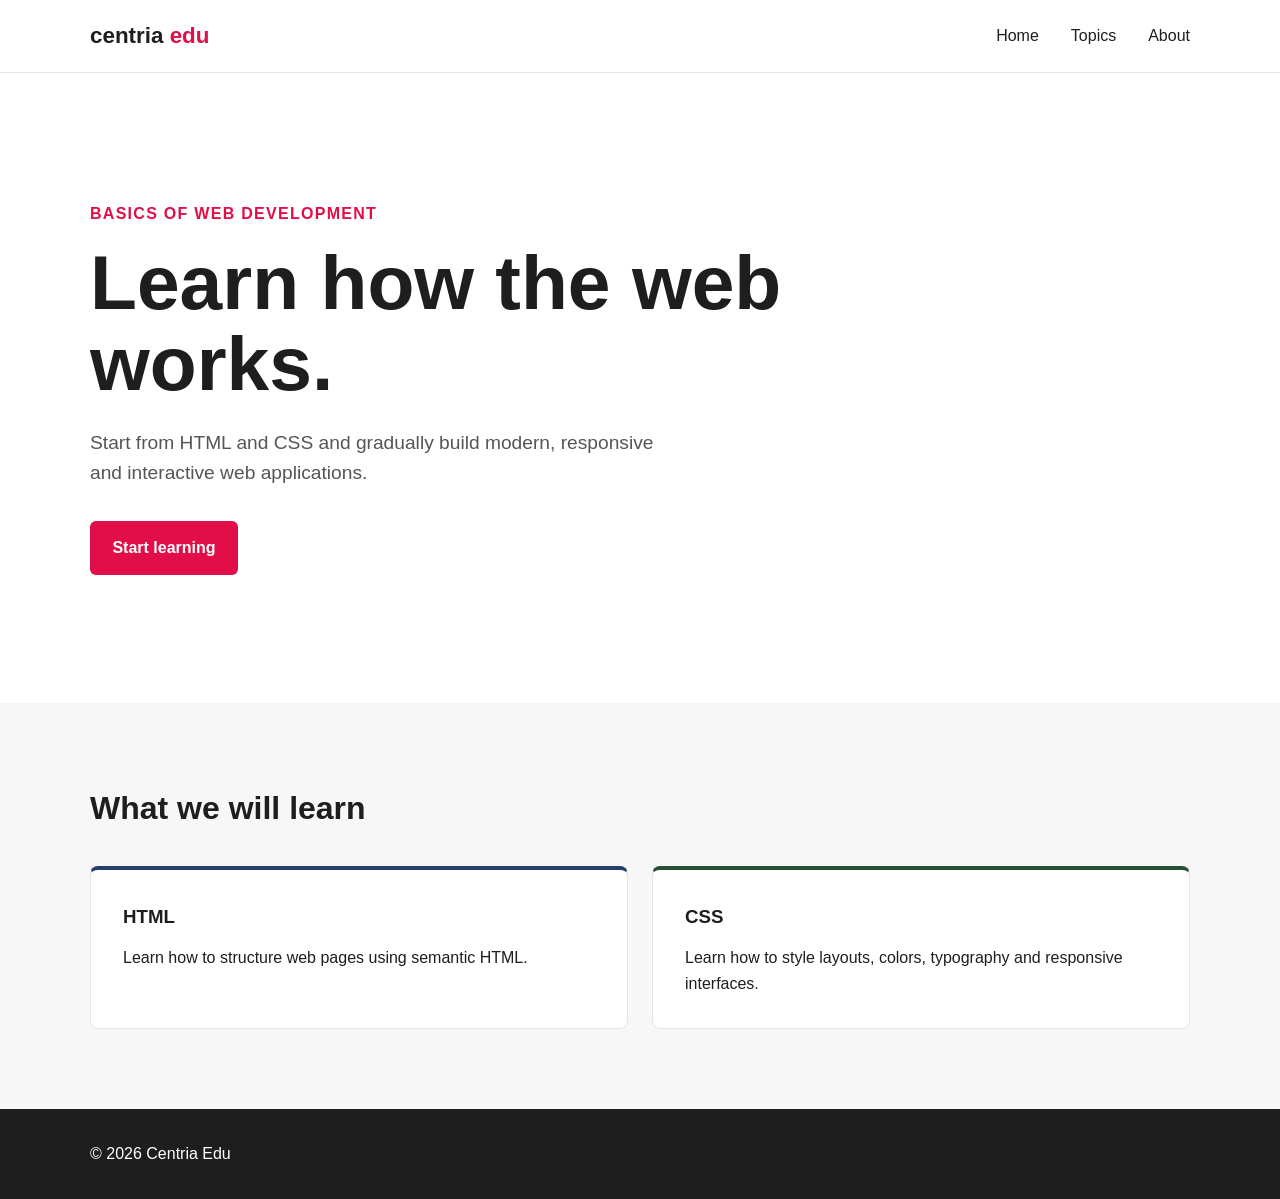
<file: a1/index.html>
<!--
    Centria Edu - Basics of Web Development

    Original author: Ville Heikkiniemi
    Modified by: Khaled Mohamed
    Last modified: 2026-10-04

    Based on the original course template.
-->

<!DOCTYPE html>
<html lang="en">
<head>
    <meta charset="UTF-8">
    <meta name="viewport" content="width=device-width, initial-scale=1.0">
    <meta name="author" content="Ville Heikkiniemi">
    <link rel="icon" href="favicon.ico">

    <title>Centria Edu | Basics of Web Development</title>
    <link rel="stylesheet" href="style.css">

</head>

<body>

    <header>
        <div class="container">
            <nav>
                <div class="logo">
                    centria <span>edu</span>
                </div>

                <ul>
                    <li><a href="#">Home</a></li>
                    <li><a href="#topics">Topics</a></li>
                    <li><a href="#">About</a></li>
                </ul>
            </nav>
        </div>
    </header>

    <main>

        <section class="hero">
            <div class="container">
                <div class="hero-content">

                    <span class="label">Basics of Web Development</span>

                    <h1>
                        Learn how the web works.
                    </h1>

                    <p>
                        Start from HTML and CSS and gradually build modern,
                        responsive and interactive web applications.
                    </p>

                    <a href="#topics" class="button">
                        Start learning
                    </a>

                </div>
            </div>
        </section>

        <section class="topics" id="topics">
            <div class="container">

                <h2>What we will learn</h2>

                <div class="cards">

                    <article class="card">
                        <h3>HTML</h3>
                        <p>
                            Learn how to structure web pages using semantic HTML.
                        </p>
                    </article>

                    <article class="card">
                        <h3>CSS</h3>
                        <p>
                            Learn how to style layouts, colors, typography and
                            responsive interfaces.
                        </p>
                    </article>

                </div>
            </div>
        </section>

    </main>

    <footer>
        <div class="container">
            <p>&copy; 2026 Centria Edu</p>
        </div>
    </footer>

</body>
</html>
</file>
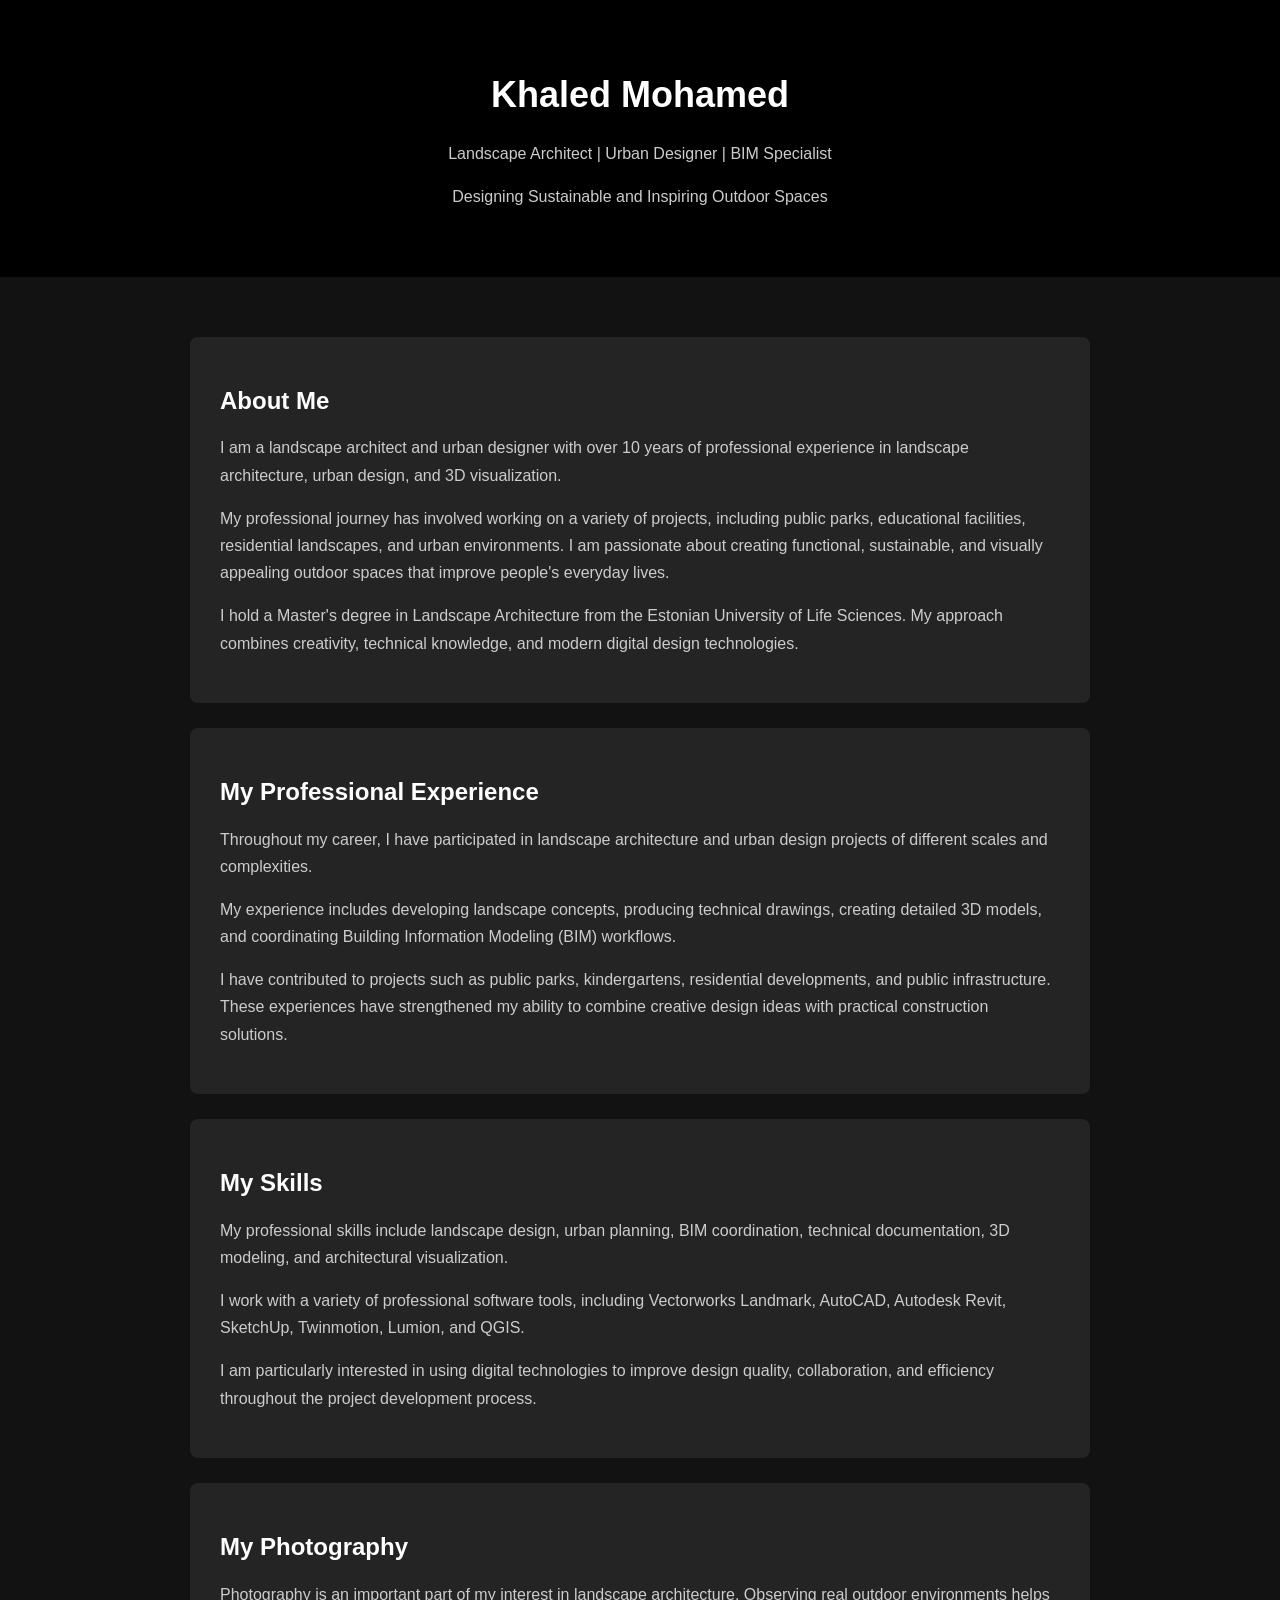
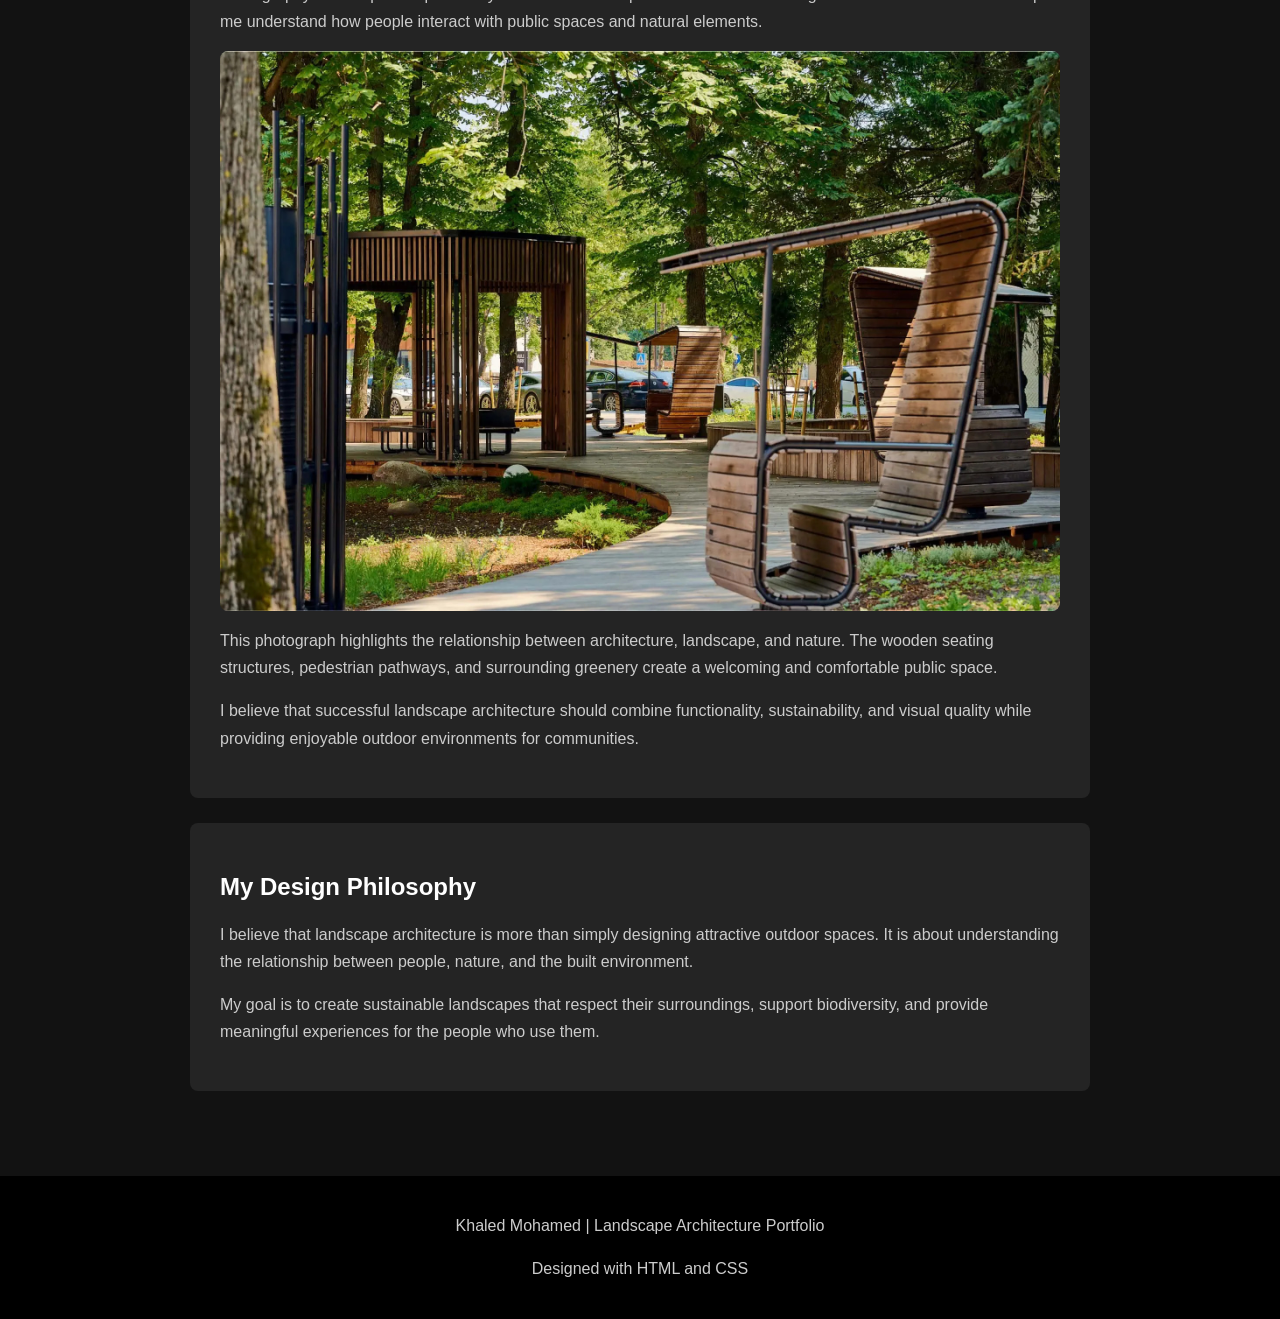
<file: a2/index.html>
<!-- Khaled Mohamed -->
<!DOCTYPE html>
<html lang="en">

<head>
    <meta charset="UTF-8">
    <meta name="viewport" content="width=device-width, initial-scale=1.0">
    <title>Khaled Mohamed | Landscape Architecture Portfolio</title>
    <link rel="stylesheet" href="style.css">
</head>

<body>

    <header>
        <h1>Khaled Mohamed</h1>
        <p>Landscape Architect | Urban Designer | BIM Specialist</p>
        <p>Designing Sustainable and Inspiring Outdoor Spaces</p>
    </header>

    <main>

        <section>
            <h2>About Me</h2>

            <p>
                I am a landscape architect and urban designer
                with over 10 years of professional experience
                in landscape architecture, urban design,
                and 3D visualization.
            </p>

            <p>
                My professional journey has involved working
                on a variety of projects, including public
                parks, educational facilities, residential
                landscapes, and urban environments.
                I am passionate about creating functional,
                sustainable, and visually appealing outdoor
                spaces that improve people's everyday lives.
            </p>

            <p>
                I hold a Master's degree in Landscape
                Architecture from the Estonian University
                of Life Sciences. My approach combines
                creativity, technical knowledge, and
                modern digital design technologies.
            </p>
        </section>

        <section>
            <h2>My Professional Experience</h2>

            <p>
                Throughout my career, I have participated
                in landscape architecture and urban design
                projects of different scales and complexities.
            </p>

            <p>
                My experience includes developing landscape
                concepts, producing technical drawings,
                creating detailed 3D models, and coordinating
                Building Information Modeling (BIM) workflows.
            </p>

            <p>
                I have contributed to projects such as
                public parks, kindergartens, residential
                developments, and public infrastructure.
                These experiences have strengthened my
                ability to combine creative design ideas
                with practical construction solutions.
            </p>
        </section>

        <section>
            <h2>My Skills</h2>

            <p>
                My professional skills include landscape
                design, urban planning, BIM coordination,
                technical documentation, 3D modeling,
                and architectural visualization.
            </p>

            <p>
                I work with a variety of professional
                software tools, including Vectorworks
                Landmark, AutoCAD, Autodesk Revit,
                SketchUp, Twinmotion, Lumion, and QGIS.
            </p>

            <p>
                I am particularly interested in using
                digital technologies to improve design
                quality, collaboration, and efficiency
                throughout the project development process.
            </p>
        </section>

        <section>
            <h2>My Photography</h2>

            <p>
                Photography is an important part of my
                interest in landscape architecture.
                Observing real outdoor environments
                helps me understand how people interact
                with public spaces and natural elements.
            </p>

            <img src="images/my-photo.jpg"
                 alt="Wooden seating structures and pathways surrounded by trees in a landscaped park">

            <p>
                This photograph highlights the relationship
                between architecture, landscape, and nature.
                The wooden seating structures, pedestrian
                pathways, and surrounding greenery create
                a welcoming and comfortable public space.
            </p>

            <p>
                I believe that successful landscape
                architecture should combine functionality,
                sustainability, and visual quality while
                providing enjoyable outdoor environments
                for communities.
            </p>
        </section>

        <section>
            <h2>My Design Philosophy</h2>

            <p>
                I believe that landscape architecture is
                more than simply designing attractive
                outdoor spaces. It is about understanding
                the relationship between people, nature,
                and the built environment.
            </p>

            <p>
                My goal is to create sustainable landscapes
                that respect their surroundings, support
                biodiversity, and provide meaningful
                experiences for the people who use them.
            </p>
        </section>

    </main>

    <footer>
        <p>Khaled Mohamed | Landscape Architecture Portfolio</p>
        <p>Designed with HTML and CSS</p>
    </footer>

</body>
</html>
</file>
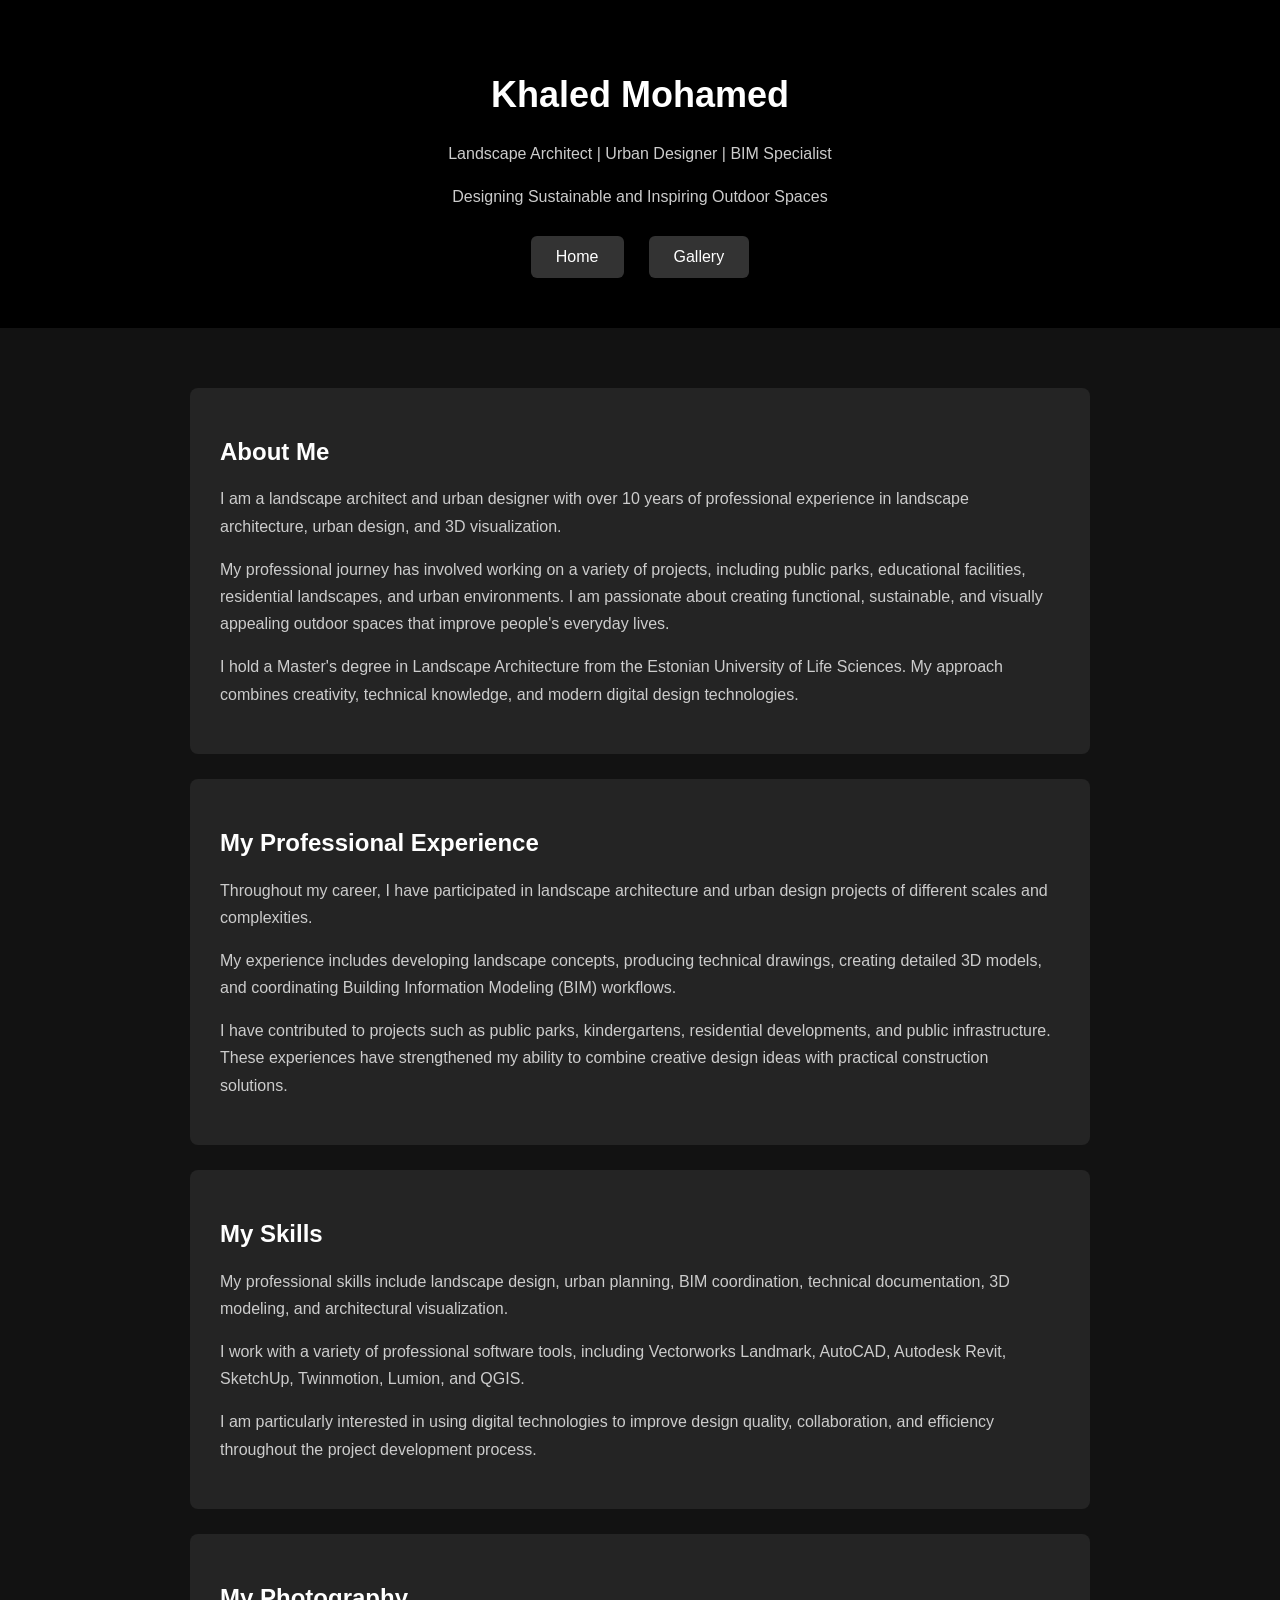
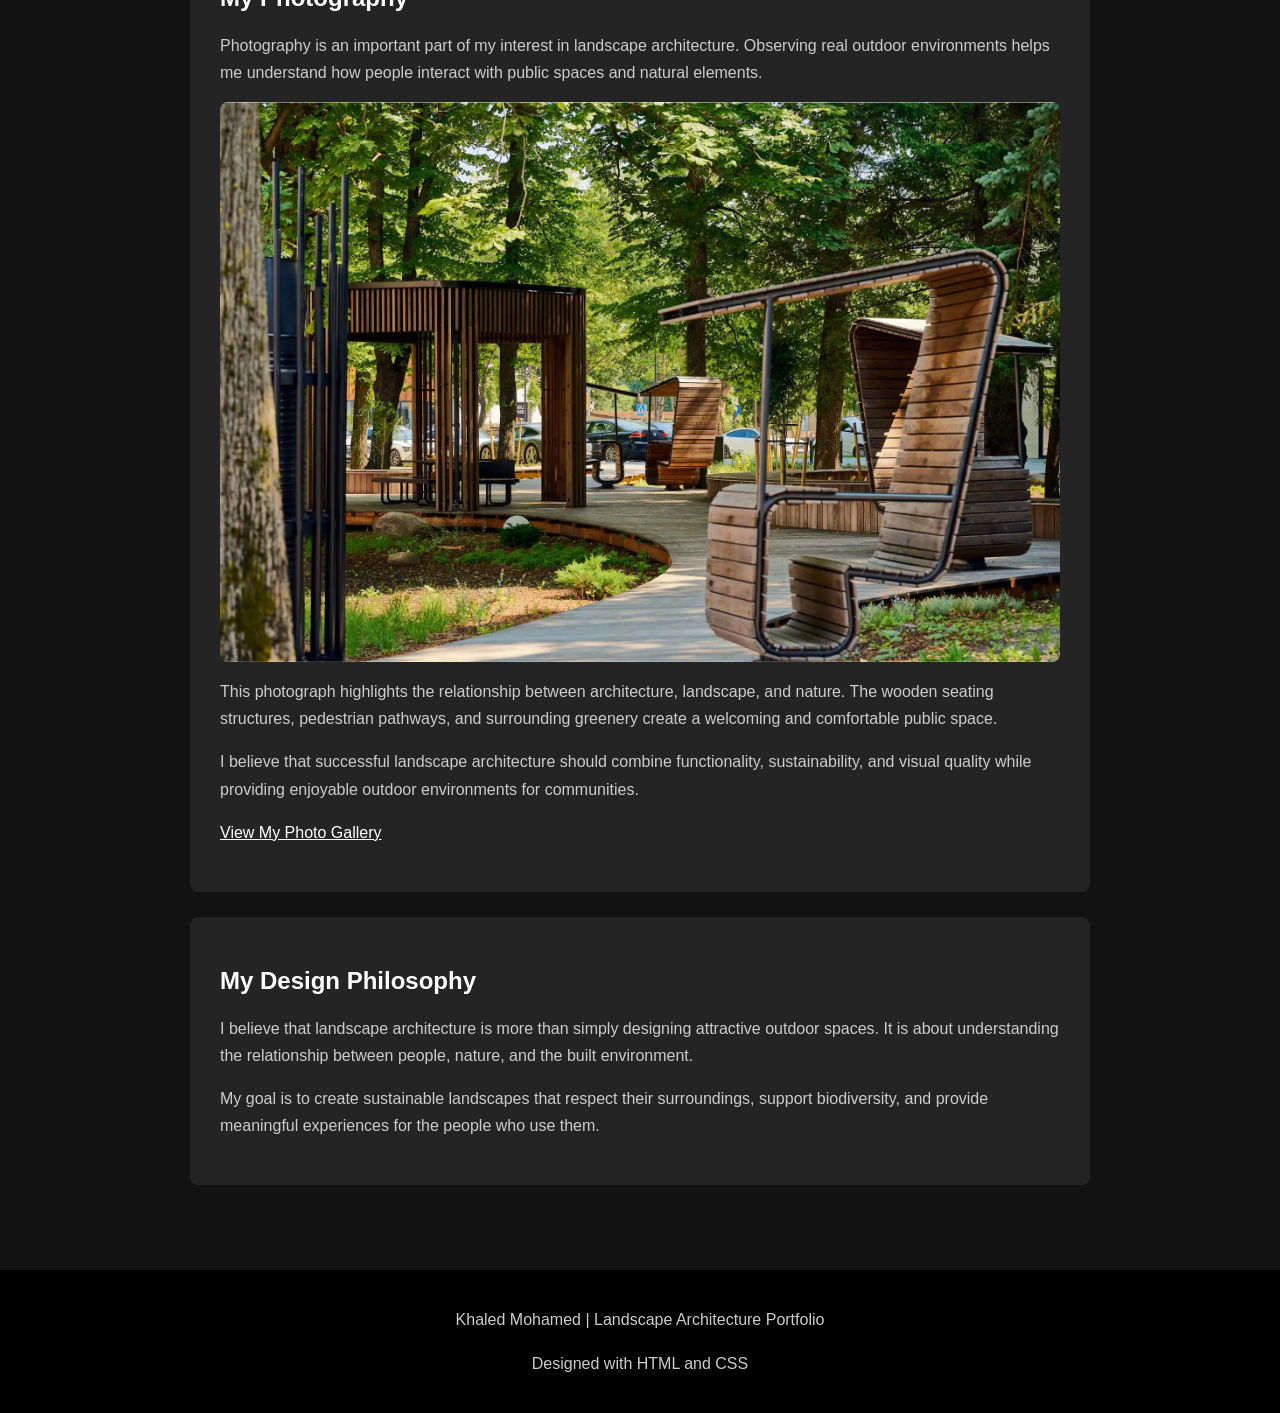
<file: a3/index.html>
<!DOCTYPE html>
<!-- Khaled Mohamed -->
<html lang="en">

<head>
    <meta charset="UTF-8">
    <meta name="viewport" content="width=device-width, initial-scale=1.0">
    <title>Khaled Mohamed | Landscape Architecture Portfolio</title>
    <link rel="stylesheet" href="style.css">
</head>

<body>

    <header>
        <h1>Khaled Mohamed</h1>
        <p>Landscape Architect | Urban Designer | BIM Specialist</p>
        <p>Designing Sustainable and Inspiring Outdoor Spaces</p>

        <nav aria-label="Main navigation">
            <a href="index.html">Home</a>
            <a href="gallery.html">Gallery</a>
        </nav>
    </header>

    <main>

        <section>
            <h2>About Me</h2>

            <p>
                I am a landscape architect and urban designer
                with over 10 years of professional experience
                in landscape architecture, urban design,
                and 3D visualization.
            </p>

            <p>
                My professional journey has involved working
                on a variety of projects, including public
                parks, educational facilities, residential
                landscapes, and urban environments.
                I am passionate about creating functional,
                sustainable, and visually appealing outdoor
                spaces that improve people's everyday lives.
            </p>

            <p>
                I hold a Master's degree in Landscape
                Architecture from the Estonian University
                of Life Sciences. My approach combines
                creativity, technical knowledge, and
                modern digital design technologies.
            </p>
        </section>

        <section>
            <h2>My Professional Experience</h2>

            <p>
                Throughout my career, I have participated
                in landscape architecture and urban design
                projects of different scales and complexities.
            </p>

            <p>
                My experience includes developing landscape
                concepts, producing technical drawings,
                creating detailed 3D models, and coordinating
                Building Information Modeling (BIM) workflows.
            </p>

            <p>
                I have contributed to projects such as
                public parks, kindergartens, residential
                developments, and public infrastructure.
                These experiences have strengthened my
                ability to combine creative design ideas
                with practical construction solutions.
            </p>
        </section>

        <section>
            <h2>My Skills</h2>

            <p>
                My professional skills include landscape
                design, urban planning, BIM coordination,
                technical documentation, 3D modeling,
                and architectural visualization.
            </p>

            <p>
                I work with a variety of professional
                software tools, including Vectorworks
                Landmark, AutoCAD, Autodesk Revit,
                SketchUp, Twinmotion, Lumion, and QGIS.
            </p>

            <p>
                I am particularly interested in using
                digital technologies to improve design
                quality, collaboration, and efficiency
                throughout the project development process.
            </p>
        </section>

        <section>
            <h2>My Photography</h2>

            <p>
                Photography is an important part of my
                interest in landscape architecture.
                Observing real outdoor environments
                helps me understand how people interact
                with public spaces and natural elements.
            </p>

            <img src="images/my-photo.jpg"
                 alt="Wooden seating structures and pathways surrounded by trees in a landscaped park">

            <p>
                This photograph highlights the relationship
                between architecture, landscape, and nature.
                The wooden seating structures, pedestrian
                pathways, and surrounding greenery create
                a welcoming and comfortable public space.
            </p>

            <p>
                I believe that successful landscape
                architecture should combine functionality,
                sustainability, and visual quality while
                providing enjoyable outdoor environments
                for communities.
            </p>

            <p>
                <a href="gallery.html">View My Photo Gallery</a>
            </p>
        </section>

        <section>
            <h2>My Design Philosophy</h2>

            <p>
                I believe that landscape architecture is
                more than simply designing attractive
                outdoor spaces. It is about understanding
                the relationship between people, nature,
                and the built environment.
            </p>

            <p>
                My goal is to create sustainable landscapes
                that respect their surroundings, support
                biodiversity, and provide meaningful
                experiences for the people who use them.
            </p>
        </section>

    </main>

    <footer>
        <p>Khaled Mohamed | Landscape Architecture Portfolio</p>
        <p>Designed with HTML and CSS</p>
    </footer>

</body>
</html>
</file>
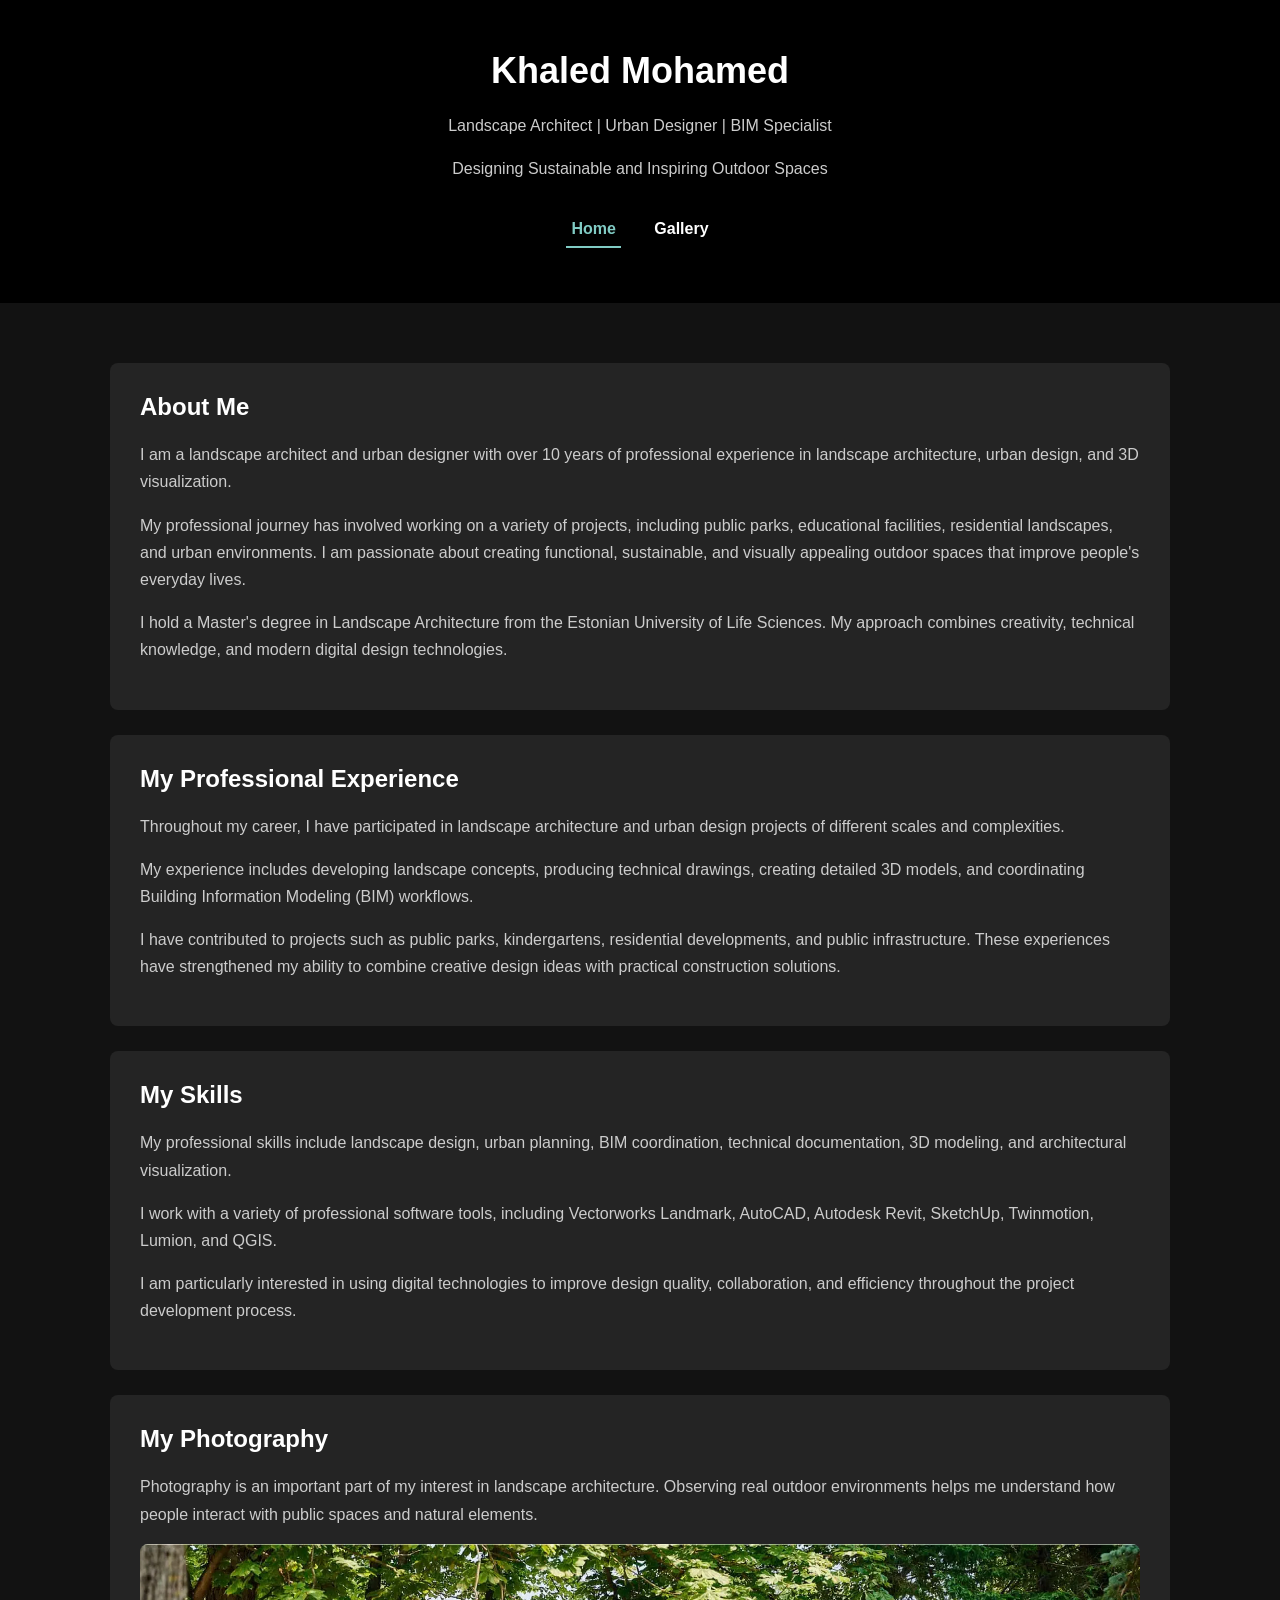
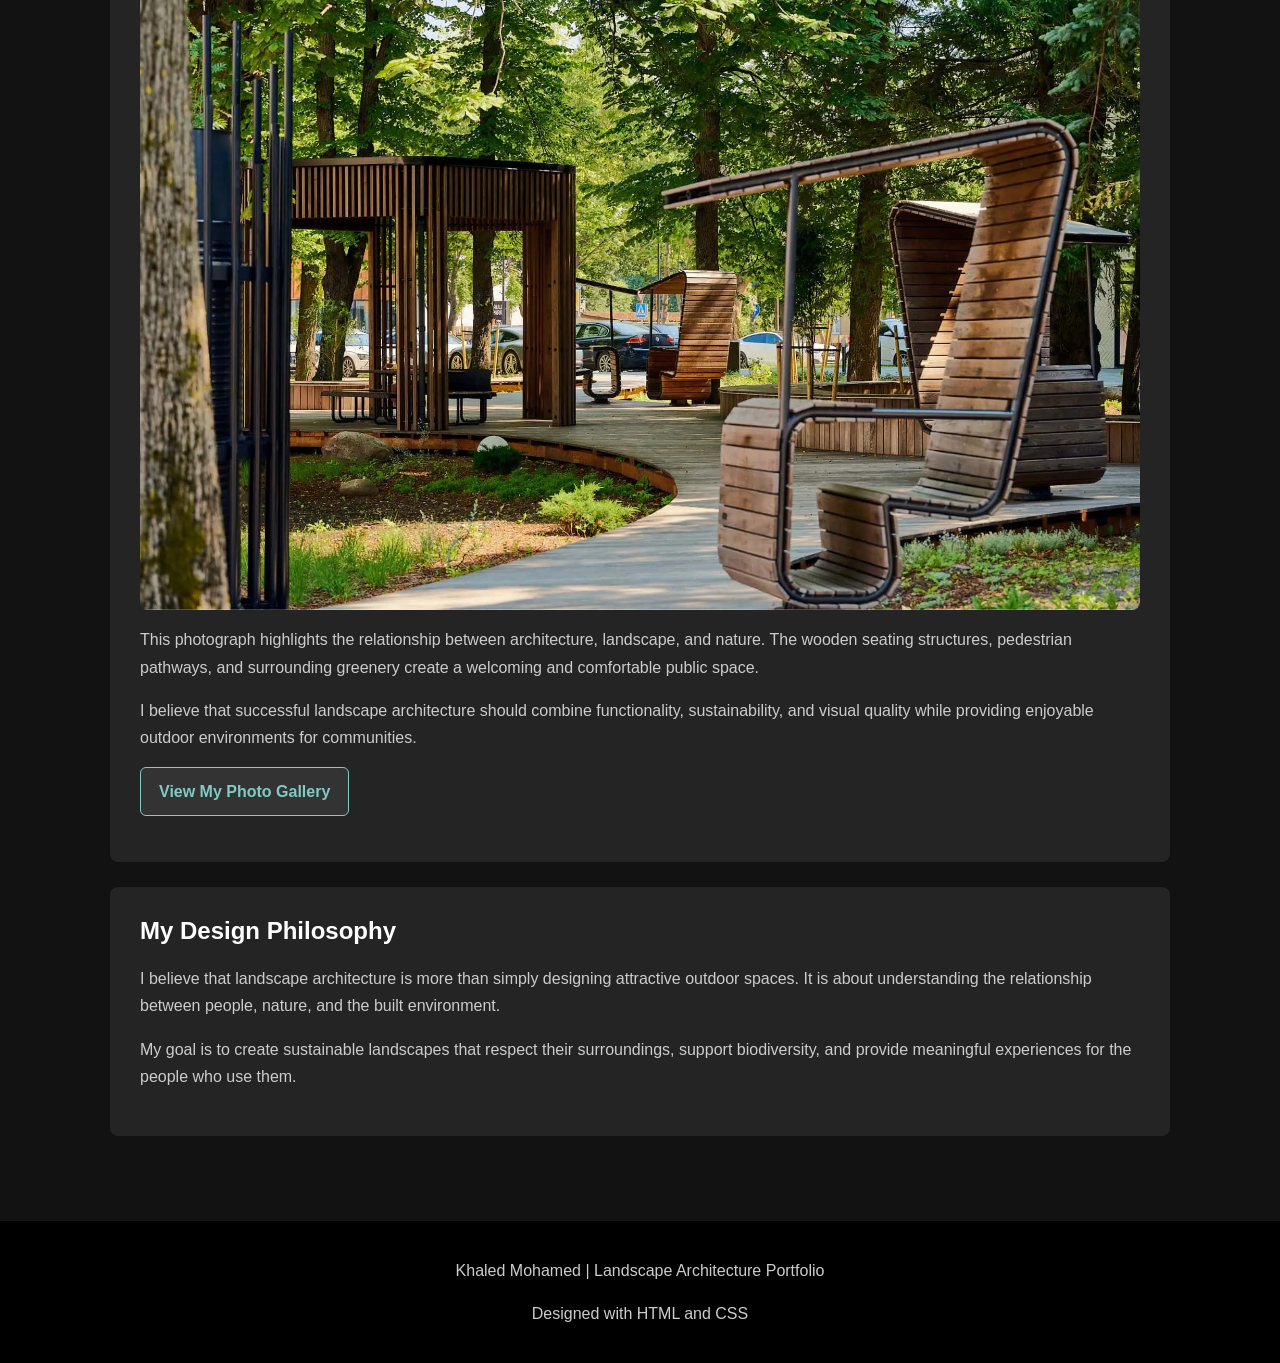
<file: a4/index.html>
<!DOCTYPE html>
<!-- Khaled Mohamed - Assignment A4 -->
<html lang="en">

<head>
    <meta charset="UTF-8">
    <meta name="viewport" content="width=device-width, initial-scale=1.0">
    <title>Khaled Mohamed | Landscape Architecture Portfolio</title>
    <link rel="stylesheet" href="style.css">
</head>

<body>

    <header>
        <h1>Khaled Mohamed</h1>
        <p>Landscape Architect | Urban Designer | BIM Specialist</p>
        <p>Designing Sustainable and Inspiring Outdoor Spaces</p>

        <nav aria-label="Main navigation">
            <a href="index.html" aria-current="page">Home</a>
            <a href="gallery.html">Gallery</a>
        </nav>
    </header>

    <main>

        <section>
            <h2>About Me</h2>

            <p>
                I am a landscape architect and urban designer
                with over 10 years of professional experience
                in landscape architecture, urban design,
                and 3D visualization.
            </p>

            <p>
                My professional journey has involved working
                on a variety of projects, including public
                parks, educational facilities, residential
                landscapes, and urban environments.
                I am passionate about creating functional,
                sustainable, and visually appealing outdoor
                spaces that improve people's everyday lives.
            </p>

            <p>
                I hold a Master's degree in Landscape
                Architecture from the Estonian University
                of Life Sciences. My approach combines
                creativity, technical knowledge, and
                modern digital design technologies.
            </p>
        </section>

        <section>
            <h2>My Professional Experience</h2>

            <p>
                Throughout my career, I have participated
                in landscape architecture and urban design
                projects of different scales and complexities.
            </p>

            <p>
                My experience includes developing landscape
                concepts, producing technical drawings,
                creating detailed 3D models, and coordinating
                Building Information Modeling (BIM) workflows.
            </p>

            <p>
                I have contributed to projects such as
                public parks, kindergartens, residential
                developments, and public infrastructure.
                These experiences have strengthened my
                ability to combine creative design ideas
                with practical construction solutions.
            </p>
        </section>

        <section>
            <h2>My Skills</h2>

            <p>
                My professional skills include landscape
                design, urban planning, BIM coordination,
                technical documentation, 3D modeling,
                and architectural visualization.
            </p>

            <p>
                I work with a variety of professional
                software tools, including Vectorworks
                Landmark, AutoCAD, Autodesk Revit,
                SketchUp, Twinmotion, Lumion, and QGIS.
            </p>

            <p>
                I am particularly interested in using
                digital technologies to improve design
                quality, collaboration, and efficiency
                throughout the project development process.
            </p>
        </section>

        <section>
            <h2>My Photography</h2>

            <p>
                Photography is an important part of my
                interest in landscape architecture.
                Observing real outdoor environments
                helps me understand how people interact
                with public spaces and natural elements.
            </p>

            <img src="images/my-photo.jpg"
                 alt="Wooden seating structures and pathways surrounded by trees in a landscaped park">

            <p>
                This photograph highlights the relationship
                between architecture, landscape, and nature.
                The wooden seating structures, pedestrian
                pathways, and surrounding greenery create
                a welcoming and comfortable public space.
            </p>

            <p>
                I believe that successful landscape
                architecture should combine functionality,
                sustainability, and visual quality while
                providing enjoyable outdoor environments
                for communities.
            </p>

            <p>
                <a href="gallery.html" class="gallery-link">
                    View My Photo Gallery
                </a>
            </p>
        </section>

        <section>
            <h2>My Design Philosophy</h2>

            <p>
                I believe that landscape architecture is
                more than simply designing attractive
                outdoor spaces. It is about understanding
                the relationship between people, nature,
                and the built environment.
            </p>

            <p>
                My goal is to create sustainable landscapes
                that respect their surroundings, support
                biodiversity, and provide meaningful
                experiences for the people who use them.
            </p>
        </section>

    </main>

    <footer>
        <p>Khaled Mohamed | Landscape Architecture Portfolio</p>
        <p>Designed with HTML and CSS</p>
    </footer>

</body>
</html>
</file>
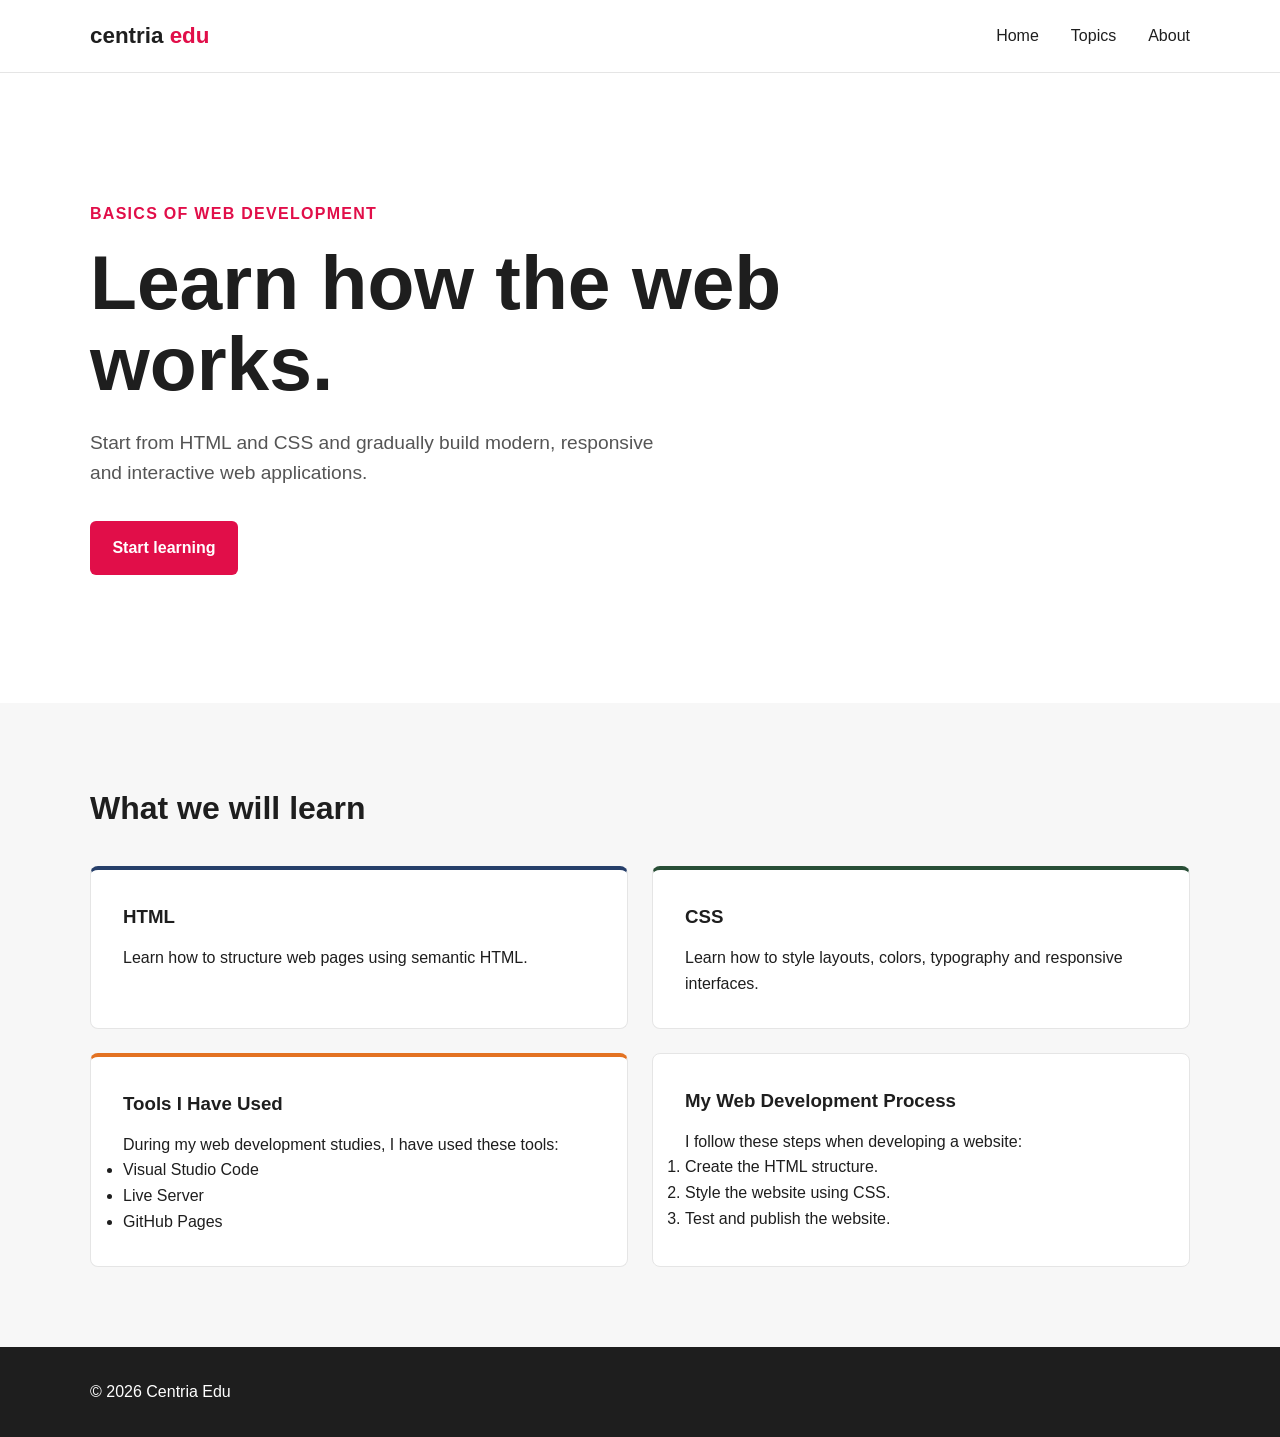
<file: S3/index.html>
<!--
    Centria Edu - Basics of Web Development

    Original author: Ville Heikkiniemi
    Modified by: Khaled Mohamed
    Last modified: 2026-09-27

    Based on the original course template.
-->

<!DOCTYPE html>
<html lang="en">

<head>
    <meta charset="UTF-8">
    <meta name="viewport" content="width=device-width, initial-scale=1.0">
    <meta name="author" content="Ville Heikkiniemi">
    <link rel="icon" href="favicon.ico">
    <link rel="stylesheet" href="style.css">

    <title>Centria Edu | Basics of Web Development</title>

</head>

<body>

    <header>
        <div class="container">
            <nav>
                <div class="logo">
                    centria <span>edu</span>
                </div>

                <ul>
                    <li><a href="#">Home</a></li>
                    <li><a href="#topics">Topics</a></li>
                    <li><a href="#">About</a></li>
                </ul>
            </nav>
        </div>
    </header>

    <main>

        <section class="hero">
            <div class="container">
                <div class="hero-content">

                    <span class="label">Basics of Web Development</span>

                    <h1>
                        Learn how the web works.
                    </h1>

                    <p>
                        Start from HTML and CSS and gradually build modern,
                        responsive and interactive web applications.
                    </p>

                    <a href="#topics" class="button">
                        Start learning
                    </a>

                </div>
            </div>
        </section>

        <section class="topics" id="topics">
            <div class="container">

                <h2>What we will learn</h2>

                <div class="cards">

                    <article class="card">
                        <h3>HTML</h3>
                        <p>
                            Learn how to structure web pages using semantic HTML.
                        </p>
                    </article>

                    <article class="card">
                        <h3>CSS</h3>
                        <p>
                            Learn how to style layouts, colors, typography and
                            responsive interfaces.
                        </p>
                    </article>
                    <article class="card">
                        <h3>Tools I Have Used</h3>
                        <p>During my web development studies, I have used these tools:</p>
                        <ul>
                            <li>Visual Studio Code</li>
                            <li>Live Server</li>
                            <li>GitHub Pages</li>
                        </ul>
                    </article>

                    <article class="card">
                        <h3>My Web Development Process</h3>
                        <p>I follow these steps when developing a website:</p>
                        <ol>
                            <li>Create the HTML structure.</li>
                            <li>Style the website using CSS.</li>
                            <li>Test and publish the website.</li>
                        </ol>
                    </article>

                </div>
            </div>
        </section>

    </main>

    <footer>
        <div class="container">
            <p>&copy; 2026 Centria Edu</p>
        </div>
    </footer>

</body>

</html>
</file>
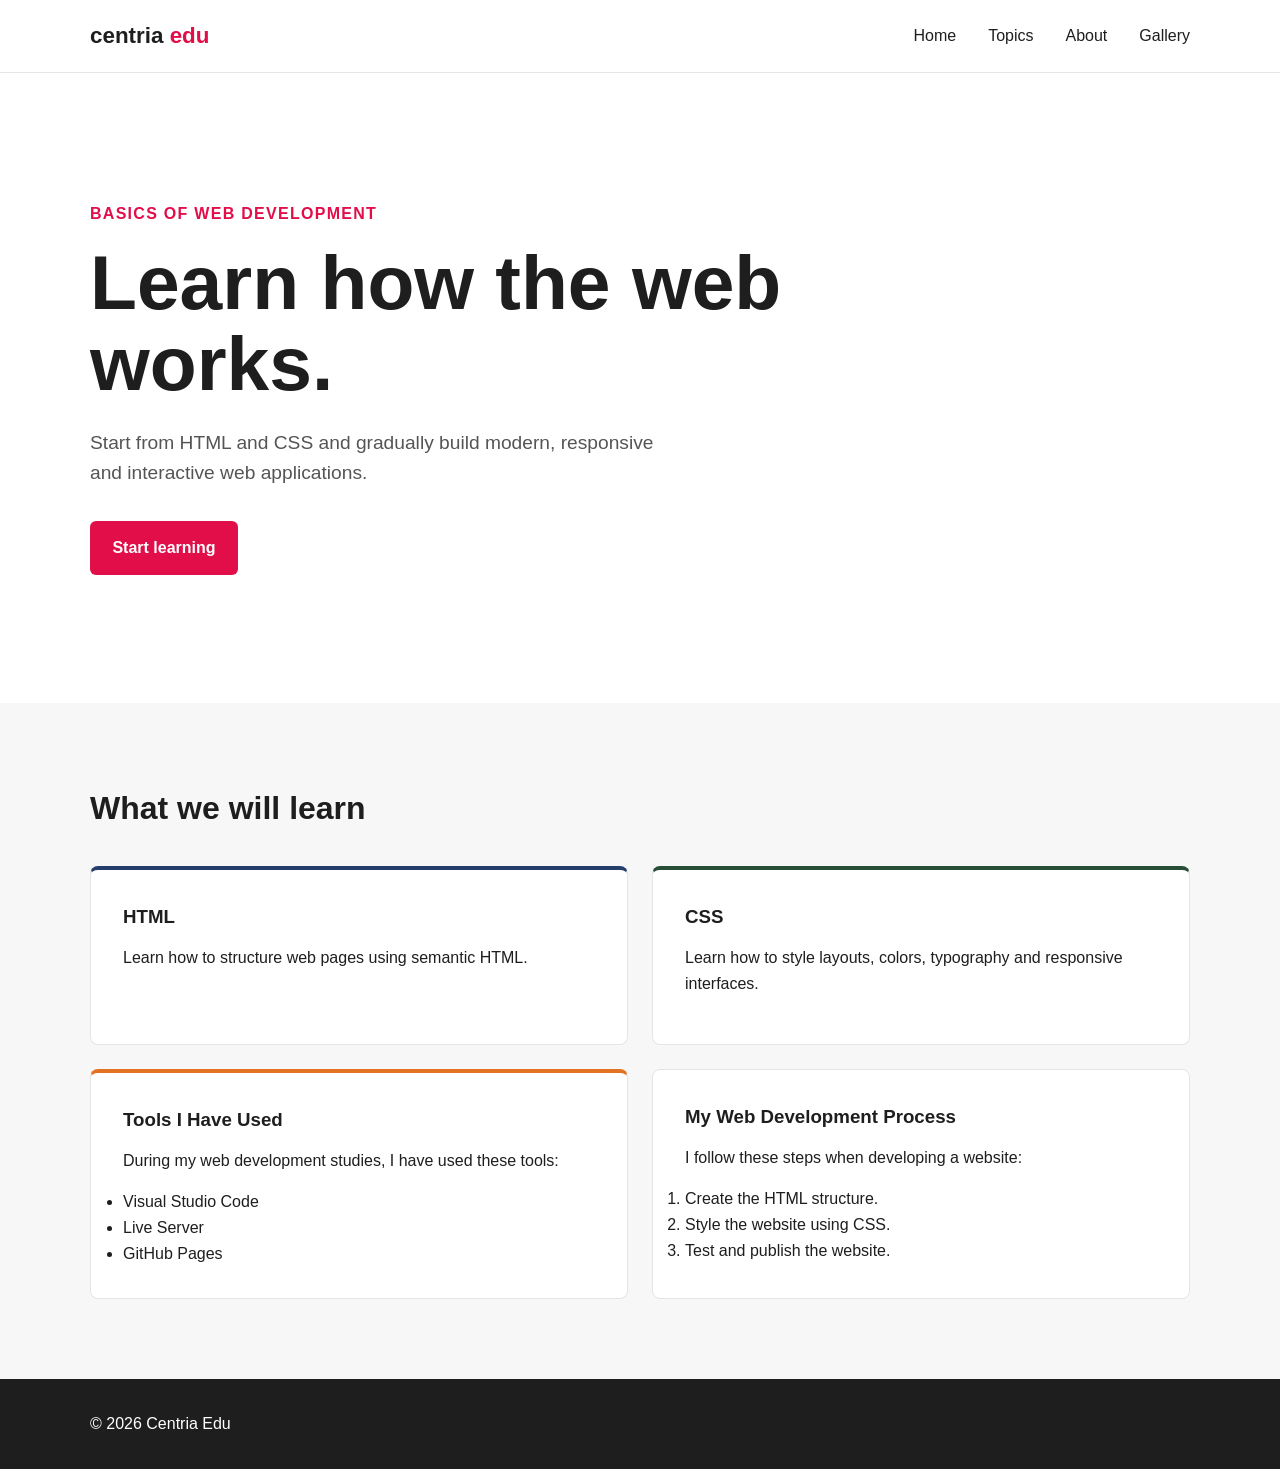
<file: s4/index.html>
<!--
    Centria Edu - Basics of Web Development

    Original author: Ville Heikkiniemi
    Modified by: Khaled Mohamed
    Last modified: 2026-10-11

    Based on the original course template.
-->

<!DOCTYPE html>
<html lang="en">

<head>
    <meta charset="UTF-8">
    <meta name="viewport" content="width=device-width, initial-scale=1.0">
    <meta name="author" content="Ville Heikkiniemi">
    <link rel="icon" href="favicon.ico">
    <link rel="stylesheet" href="style.css">

    <title>Centria Edu | Basics of Web Development</title>

</head>

<body>

    <header>
        <div class="container">
            <nav>
                <div class="logo">
                    centria <span>edu</span>
                </div>

                <ul>
                     <li><a href="index.html">Home</a></li>
                     <li><a href="#topics">Topics</a></li>
                     <li><a href="#">About</a></li>
                     <li><a href="gallery.html">Gallery</a></li>
                </ul>
            </nav>
        </div>
    </header>

    <main>

        <section class="hero">
            <div class="container">
                <div class="hero-content">

                    <span class="label">Basics of Web Development</span>

                    <h1>
                        Learn how the web works.
                    </h1>

                    <p>
                        Start from HTML and CSS and gradually build modern,
                        responsive and interactive web applications.
                    </p>

                    <a href="#topics" class="button">
                        Start learning
                    </a>

                </div>
            </div>
        </section>

        <section class="topics" id="topics">
            <div class="container">

                <h2>What we will learn</h2>

                <div class="cards">

                    <article class="card">
                        <h3>HTML</h3>
                        <p>
                            Learn how to structure web pages using semantic HTML.
                        </p>
                    </article>

                    <article class="card">
                        <h3>CSS</h3>
                        <p>
                            Learn how to style layouts, colors, typography and
                            responsive interfaces.
                        </p>
                    </article>
                    <article class="card">
                        <h3>Tools I Have Used</h3>
                        <p>During my web development studies, I have used these tools:</p>
                        <ul>
                            <li>Visual Studio Code</li>
                            <li>Live Server</li>
                            <li>GitHub Pages</li>
                        </ul>
                    </article>

                    <article class="card">
                        <h3>My Web Development Process</h3>
                        <p>I follow these steps when developing a website:</p>
                        <ol>
                            <li>Create the HTML structure.</li>
                            <li>Style the website using CSS.</li>
                            <li>Test and publish the website.</li>
                        </ol>
                    </article>

                </div>
            </div>
        </section>

    </main>

    <footer>
        <div class="container">
            <p>&copy; 2026 Centria Edu</p>
        </div>
    </footer>

</body>

</html>
</file>
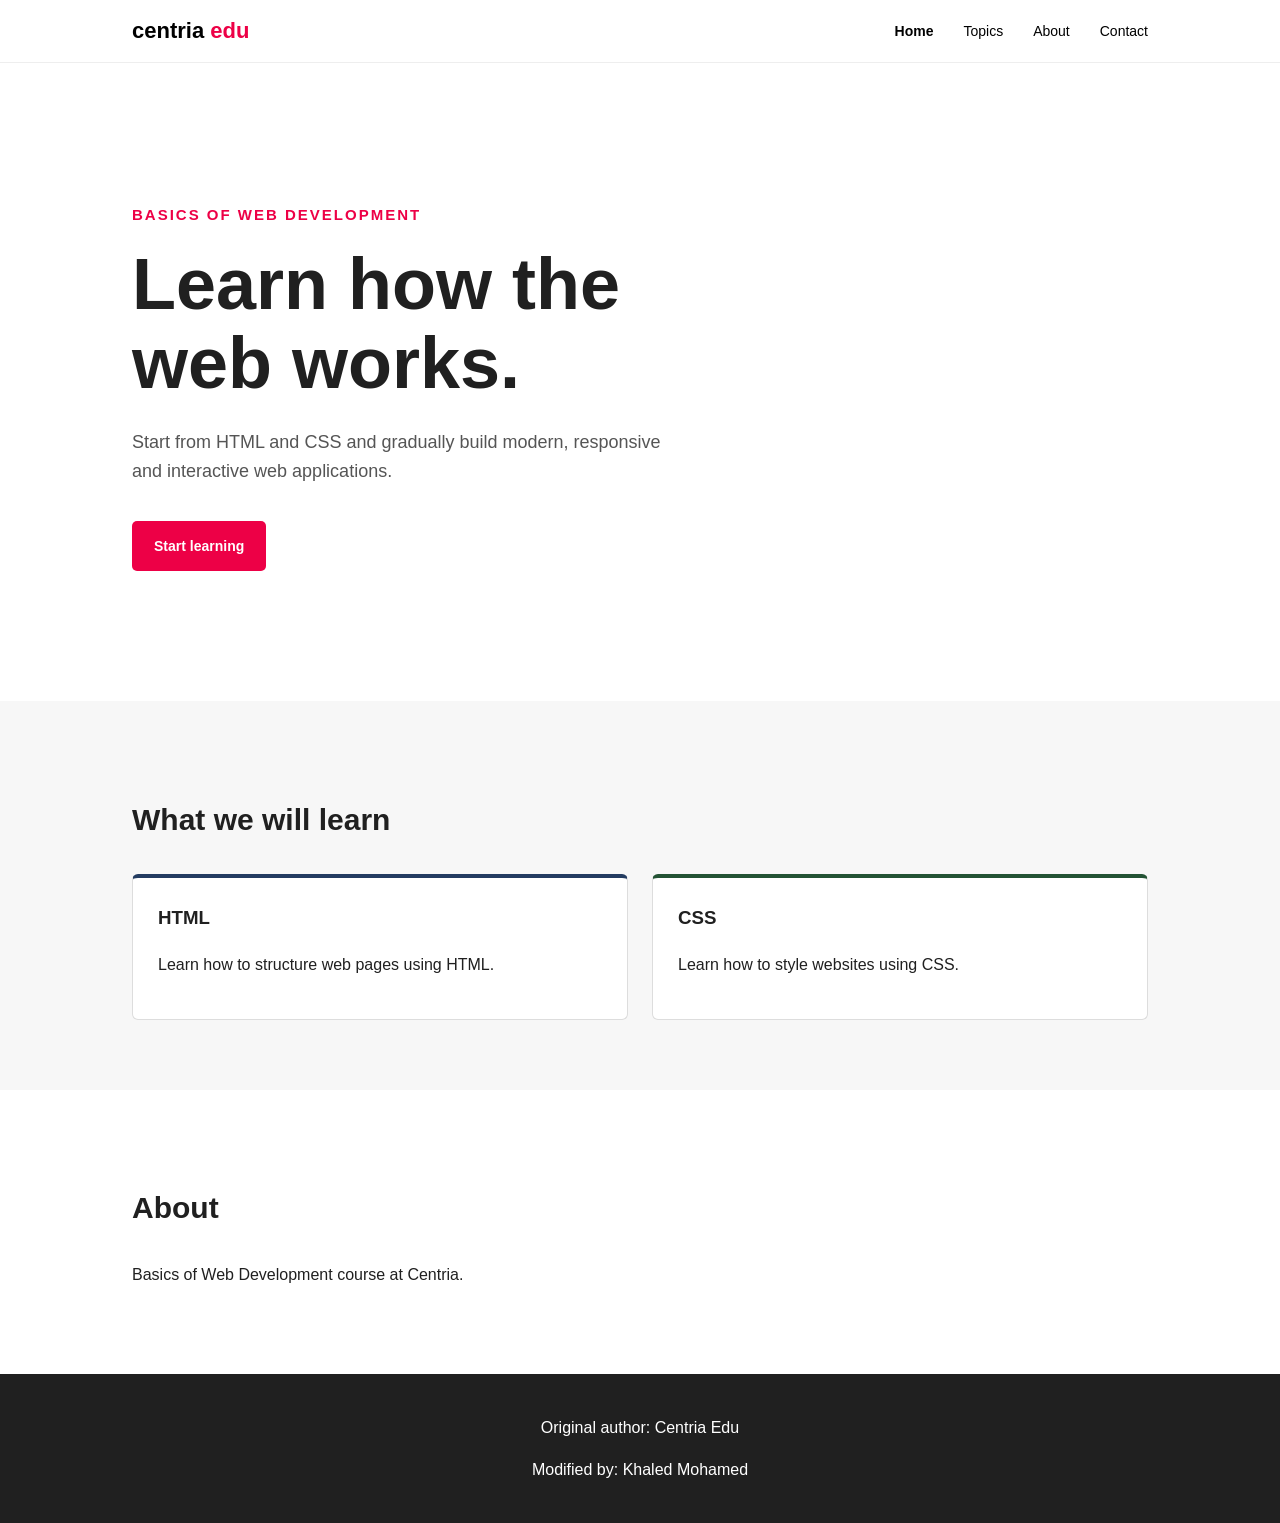
<file: s7/index.html>
<!DOCTYPE html>
<html lang="en">
<head>
    <meta charset="UTF-8">
    <meta name="viewport" content="width=device-width, initial-scale=1.0">
    <title>Home | Centria Edu</title>
    <link rel="stylesheet" href="style.css">
</head>
<body>

    <header>
        <div class="container header-content">
            <div class="logo">centria <span>edu</span></div>

            <nav>
                <a href="index.html" aria-current="page">Home</a>
                <a href="index.html#topics">Topics</a>
                <a href="index.html#about">About</a>
                <a href="contact.html">Contact</a>
            </nav>
        </div>
    </header>

    <main>
        <section class="hero">
            <div class="container">
                <p class="subtitle">BASICS OF WEB DEVELOPMENT</p>
                <h1>Learn how the<br>web works.</h1>
                <p class="description">
                    Start from HTML and CSS and gradually build modern,
                    responsive and interactive web applications.
                </p>
                <a href="#topics" class="button">Start learning</a>
            </div>
        </section>

        <section class="topics" id="topics">
            <div class="container">
                <h2>What we will learn</h2>

                <div class="cards">
                    <div class="card">
                        <h3>HTML</h3>
                        <p>Learn how to structure web pages using HTML.</p>
                    </div>

                    <div class="card">
                        <h3>CSS</h3>
                        <p>Learn how to style websites using CSS.</p>
                    </div>
                </div>
            </div>
        </section>

        <section id="about" class="about">
            <div class="container">
                <h2>About</h2>
                <p>Basics of Web Development course at Centria.</p>
            </div>
        </section>
    </main>

    <footer>
        <div class="container">
            <p>Original author: Centria Edu</p>
            <p>Modified by: Khaled Mohamed</p>
        </div>
    </footer>

</body>
</html>
</file>
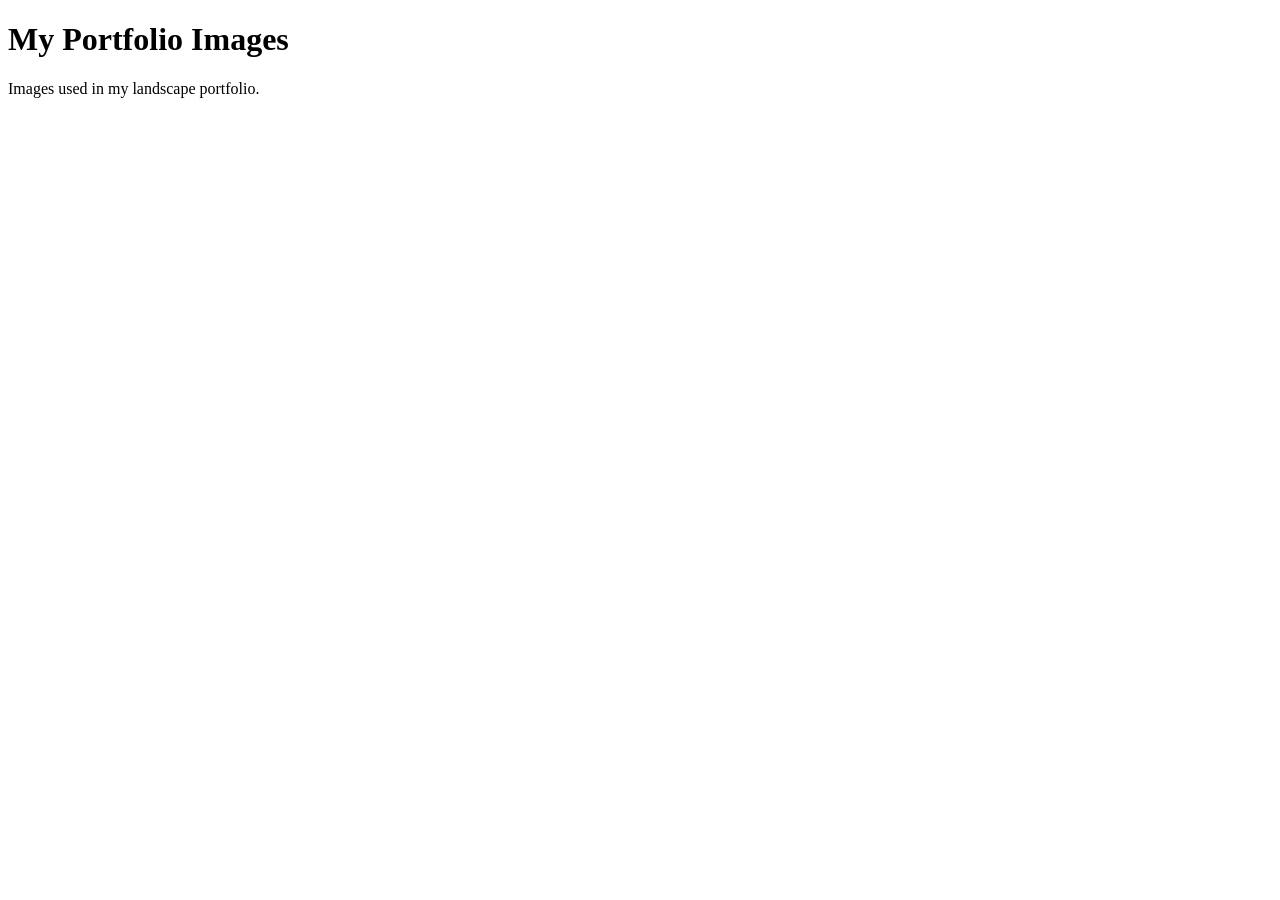
<file: a2/images/index.html>
<!-- Khaled Mohamed -->
<!DOCTYPE html>
<html lang="en">
<head>
    <meta charset="UTF-8">
    <title>My Images</title>
</head>
<body>
    <h1>My Portfolio Images</h1>
    <p>Images used in my landscape portfolio.</p>
</body>
</html>
</file>
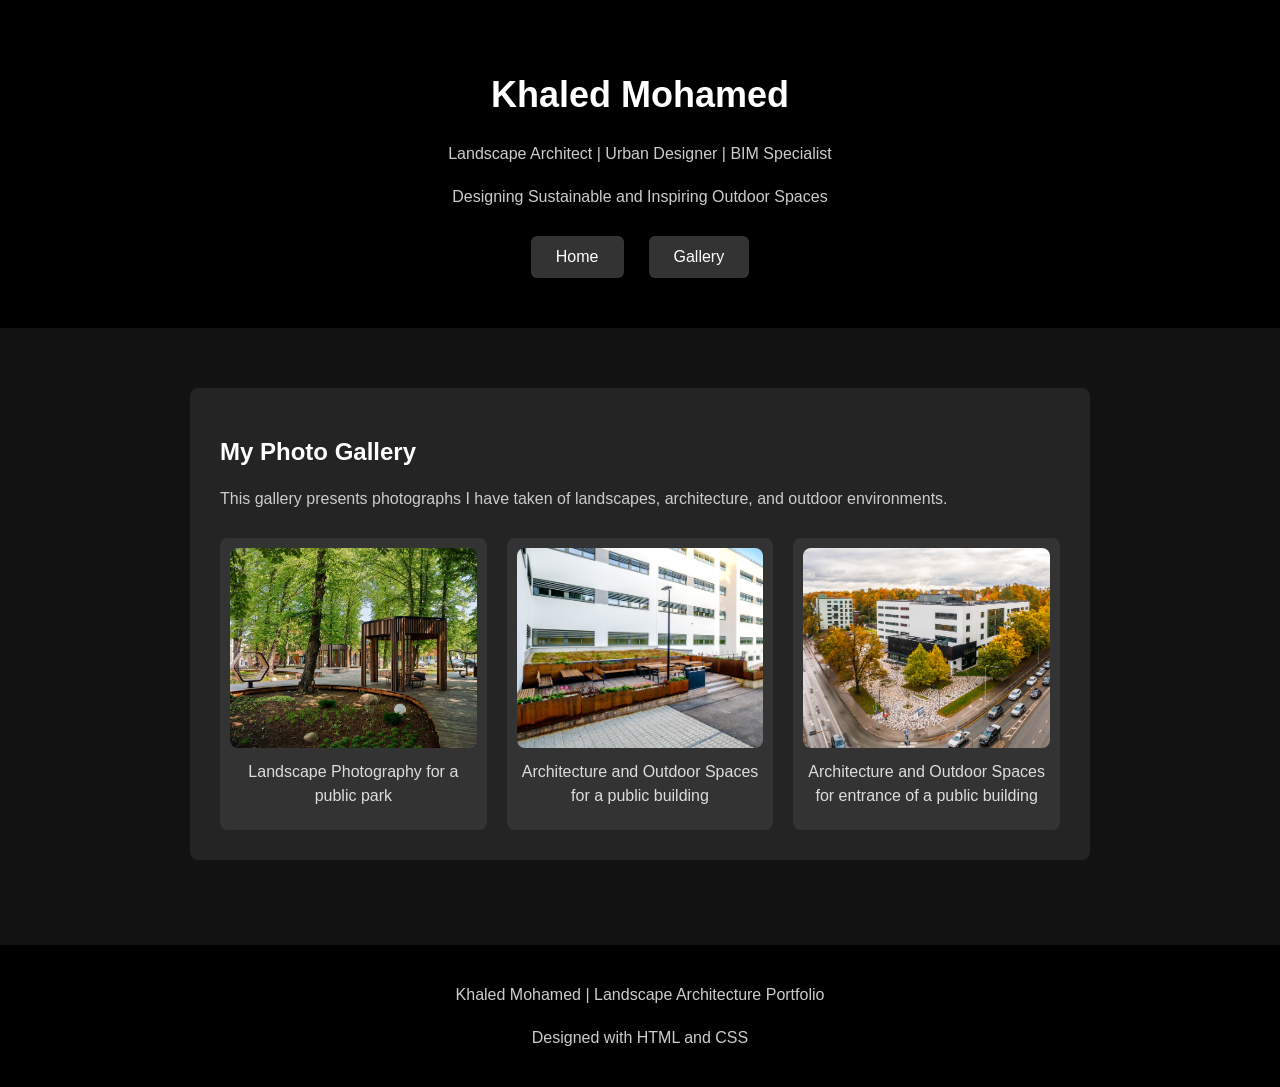
<file: a3/gallery.html>
<!DOCTYPE html>
<!-- Khaled Mohamed -->
<html lang="en">

<head>
    <meta charset="UTF-8">
    <meta name="viewport" content="width=device-width, initial-scale=1.0">
    <title>Photo Gallery | Khaled Mohamed</title>
    <link rel="stylesheet" href="style.css">
</head>

<body>

    <header>
        <h1>Khaled Mohamed</h1>
        <p>Landscape Architect | Urban Designer | BIM Specialist</p>
        <p>Designing Sustainable and Inspiring Outdoor Spaces</p>

        <nav aria-label="Main navigation">
            <a href="index.html">Home</a>
            <a href="gallery.html">Gallery</a>
        </nav>
    </header>

    <main>

        <section>
            <h2>My Photo Gallery</h2>

            <p>
                This gallery presents photographs I have
                taken of landscapes, architecture, and
                outdoor environments.
            </p>

            <div class="gallery">

                <figure>
                    <img src="images/2.jpg" alt="Landscape architecture photograph">
                    <figcaption>
                        Landscape Photography for a public park
                    </figcaption>
                </figure>

                <figure>
                    <img src="images/3.jpg" alt="Outdoor architecture photograph">
                    <figcaption>
                        Architecture and Outdoor Spaces for a public building
                    </figcaption>
                </figure>

                <figure>
                    <img src="images/4.jpg" alt="Natural environment photograph">
                    <figcaption>
                        Architecture and Outdoor Spaces for entrance of a public building
                    </figcaption>
                </figure>

            </div>
        </section>

    </main>

    <footer>
        <p>Khaled Mohamed | Landscape Architecture Portfolio</p>
        <p>Designed with HTML and CSS</p>
    </footer>

</body>

</html>
</file>
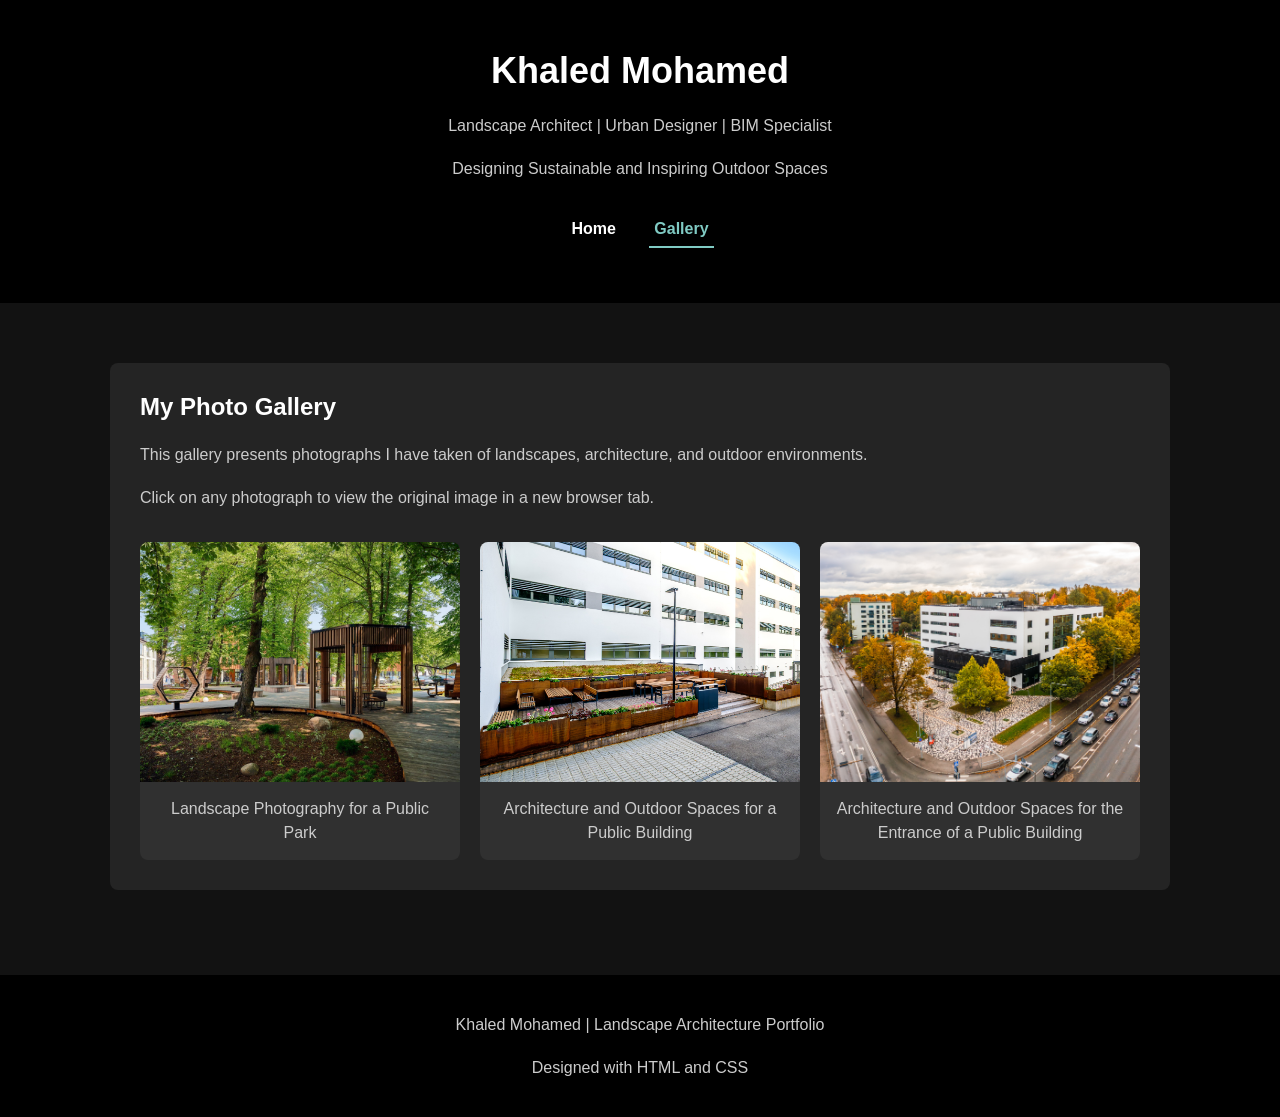
<file: a4/gallery.html>
<!DOCTYPE html>
<!-- Khaled Mohamed - Assignment A4 -->
<html lang="en">

<head>
    <meta charset="UTF-8">
    <meta name="viewport" content="width=device-width, initial-scale=1.0">
    <title>Photo Gallery | Khaled Mohamed</title>
    <link rel="stylesheet" href="style.css">
</head>

<body>

    <header>
        <h1>Khaled Mohamed</h1>
        <p>Landscape Architect | Urban Designer | BIM Specialist</p>
        <p>Designing Sustainable and Inspiring Outdoor Spaces</p>

        <nav aria-label="Main navigation">
            <a href="index.html">Home</a>
            <a href="gallery.html" aria-current="page">Gallery</a>
        </nav>
    </header>

    <main>

        <section>
            <h2>My Photo Gallery</h2>

            <p>
                This gallery presents photographs I have
                taken of landscapes, architecture, and
                outdoor environments.
            </p>

            <p>
                Click on any photograph to view the
                original image in a new browser tab.
            </p>

            <div class="gallery-grid">

                <figure class="gallery-card">
                    <a href="images/2.jpg"
                       target="_blank"
                       rel="noopener"
                       aria-label="Open original public park photograph">
                        <img src="images/2.jpg"
                             alt="Landscaped public park with trees, pathways and wooden structures">
                    </a>

                    <figcaption>
                        Landscape Photography for a Public Park
                    </figcaption>
                </figure>

                <figure class="gallery-card">
                    <a href="images/3.jpg"
                       target="_blank"
                       rel="noopener"
                       aria-label="Open original public building photograph">
                        <img src="images/3.jpg"
                             alt="Modern public building with outdoor seating and landscaped areas">
                    </a>

                    <figcaption>
                        Architecture and Outdoor Spaces for a Public Building
                    </figcaption>
                </figure>

                <figure class="gallery-card">
                    <a href="images/4.jpg"
                       target="_blank"
                       rel="noopener"
                       aria-label="Open original building entrance photograph">
                        <img src="images/4.jpg"
                             alt="Elevated view of a modern public building entrance with trees and paved outdoor spaces">
                    </a>

                    <figcaption>
                        Architecture and Outdoor Spaces for the Entrance of a Public Building
                    </figcaption>
                </figure>

            </div>

        </section>

    </main>

    <footer>
        <p>Khaled Mohamed | Landscape Architecture Portfolio</p>
        <p>Designed with HTML and CSS</p>
    </footer>

</body>
</html>
</file>
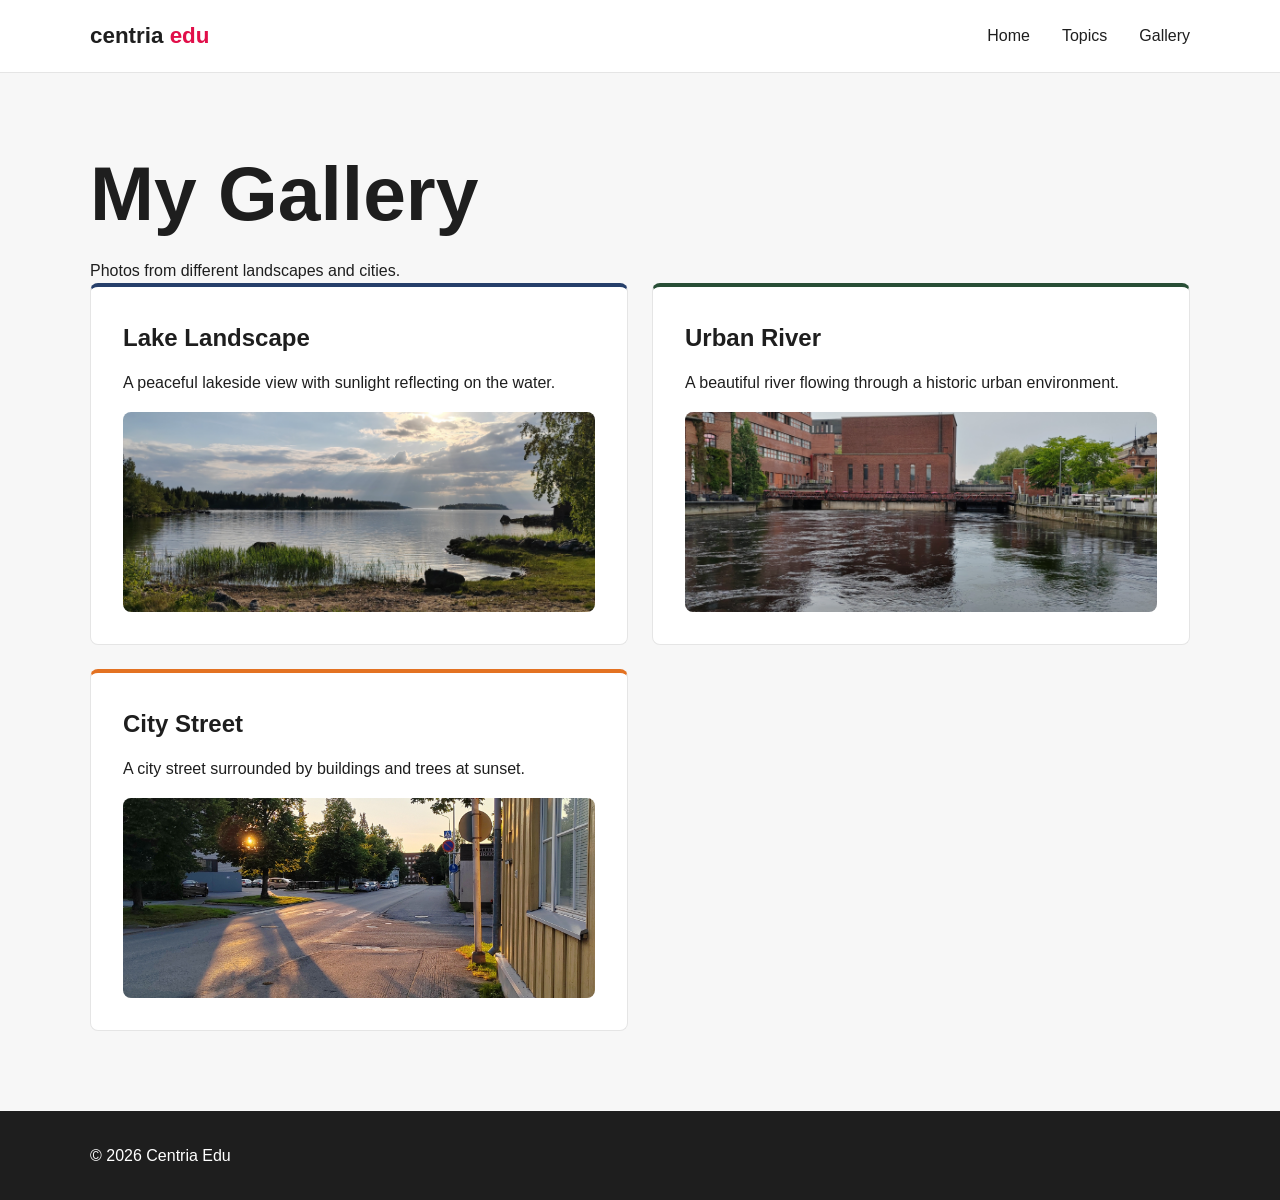
<file: s4/gallery.html>
<!--
    Centria Edu - Basics of Web Development

    Original author: Ville Heikkiniemi
    Modified by: Khaled Mohamed
    Last modified: 2026-10-11

    Based on the original course template.
-->

<!DOCTYPE html>
<html lang="en">

<head>
    <meta charset="UTF-8">
    <meta name="viewport" content="width=device-width, initial-scale=1.0">
    <meta name="author" content="Ville Heikkiniemi">
    <link rel="icon" href="favicon.ico">
    <link rel="stylesheet" href="style.css">

    <title>Gallery | Centria Edu</title>
</head>

<body>

    <header>
        <div class="container">
            <nav>
                <div class="logo">
                    centria <span>edu</span>
                </div>

                <ul>
                    <li><a href="index.html">Home</a></li>
                    <li><a href="index.html#topics">Topics</a></li>
                    <li><a href="gallery.html">Gallery</a></li>
                </ul>
            </nav>
        </div>
    </header>

    <main>
        <section class="topics">
            <div class="container">

                <h1>My Gallery</h1>
                <p>Photos from different landscapes and cities.</p>

                <div class="cards">

                    <article class="card">
                        <h2>Lake Landscape</h2>
                        <p>
                            A peaceful lakeside view with
                            sunlight reflecting on the water.
                        </p>
                        <img src="images/lake-landscape.jpg"
                             alt="Sunlight reflecting on a lake surrounded by trees">
                    </article>

                    <article class="card">
                        <h2>Urban River</h2>
                        <p>
                            A beautiful river flowing through
                            a historic urban environment.
                        </p>
                        <img src="images/urban-river.jpg"
                             alt="River beside historic red brick buildings">
                    </article>

                    <article class="card">
                        <h2>City Street</h2>
                        <p>
                            A city street surrounded by
                            buildings and trees at sunset.
                        </p>
                        <img src="images/city-street.jpg"
                             alt="Tree-lined city street at sunset">
                    </article>

                </div>
            </div>
        </section>
    </main>

    <footer>
        <div class="container">
            <p>&copy; 2026 Centria Edu</p>
        </div>
    </footer>

</body>
</html>
</file>
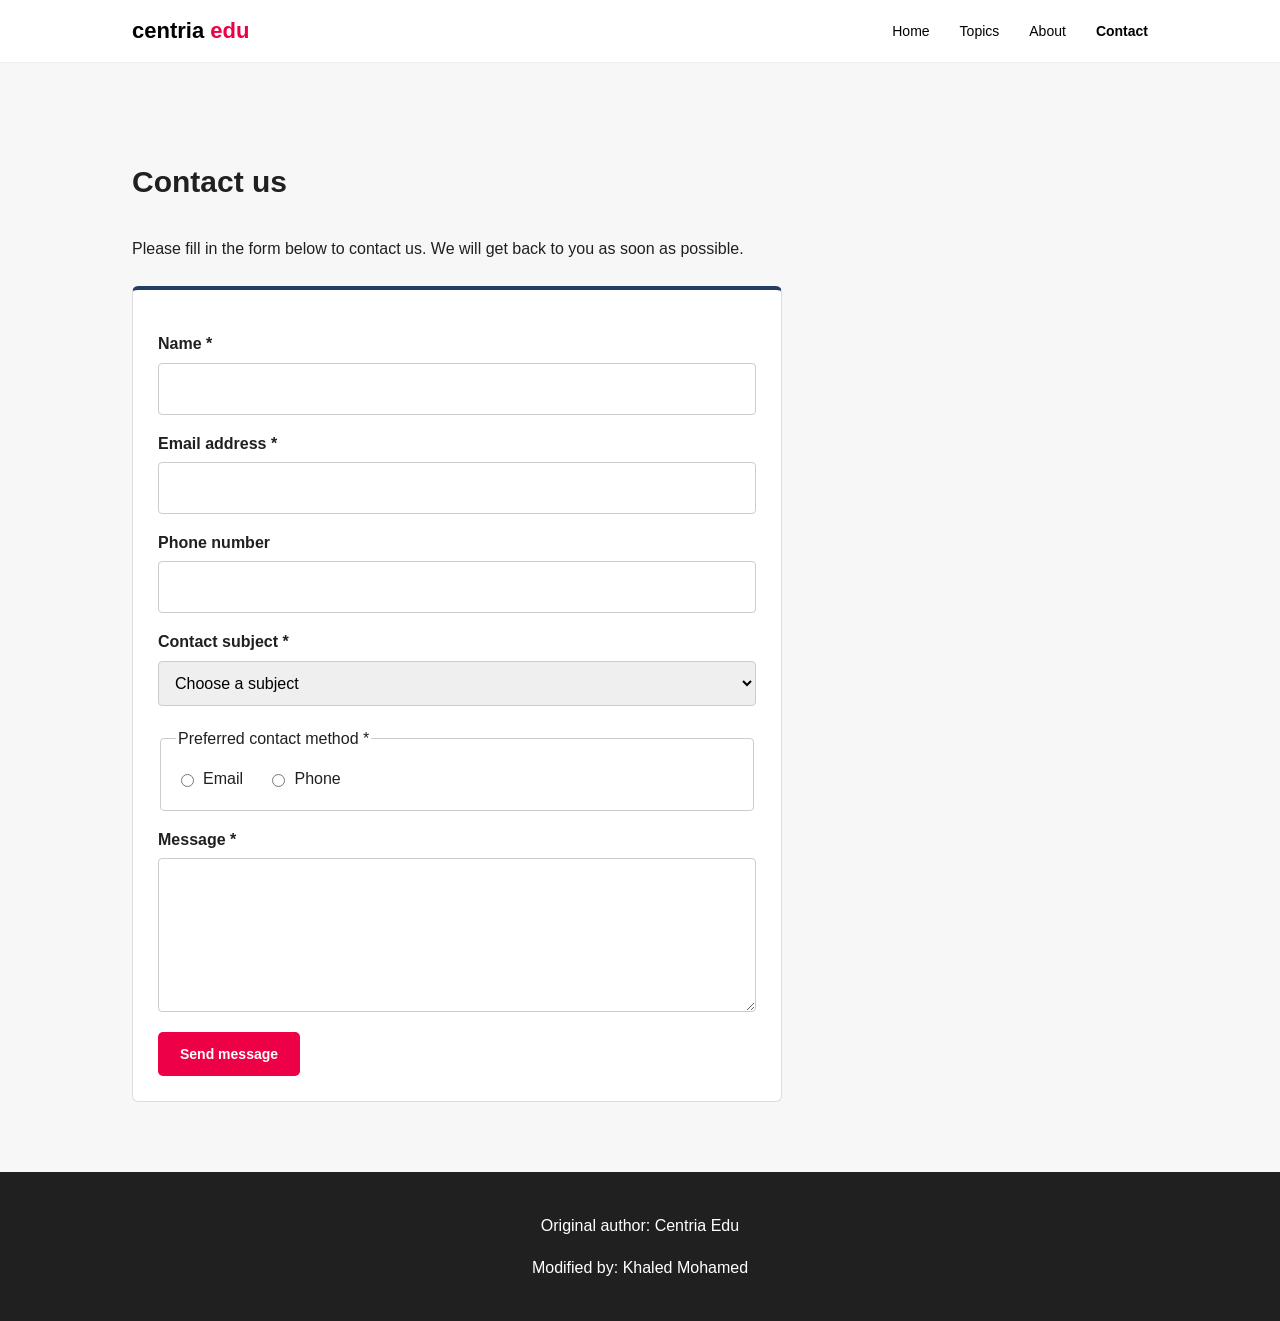
<file: s7/contact.html>
<!DOCTYPE html>
<html lang="en">
<head>
    <meta charset="UTF-8">
    <meta name="viewport" content="width=device-width, initial-scale=1.0">
    <title>Contact | Centria Edu</title>
    <link rel="stylesheet" href="style.css">
</head>

<body>

    <header>
        <div class="container header-content">
            <div class="logo">centria <span>edu</span></div>

            <nav>
                <a href="index.html">Home</a>
                <a href="index.html#topics">Topics</a>
                <a href="index.html#about">About</a>
                <a href="contact.html" aria-current="page">Contact</a>
            </nav>
        </div>
    </header>

    <main>
        <section class="topics" id="contact">
            <div class="container">

                <h2>Contact us</h2>

                <p>
                    Please fill in the form below to contact us.
                    We will get back to you as soon as possible.
                </p>

                <form class="card"
                      action="https://httpbin.org/post"
                      method="post">

                    <!-- Name -->
                    <label for="name">Name *</label>
                    <input type="text"
                           id="name"
                           name="name"
                           autocomplete="name"
                           required>

                    <!-- Email -->
                    <label for="email">Email address *</label>
                    <input type="email"
                           id="email"
                           name="email"
                           autocomplete="email"
                           required>

                    <!-- Phone -->
                    <label for="phone">Phone number</label>
                    <input type="tel"
                           id="phone"
                           name="phone"
                           autocomplete="tel">

                    <!-- Subject -->
                    <label for="subject">Contact subject *</label>
                    <select id="subject"
                            name="subject"
                            required>

                        <option value="">Choose a subject</option>
                        <option value="feedback">Feedback</option>
                        <option value="question">Question</option>
                        <option value="other">Other</option>
                    </select>

                    <!-- Preferred contact method -->
                    <fieldset>
                        <legend>Preferred contact method *</legend>

                        <label for="method-email">
                            <input type="radio"
                                   id="method-email"
                                   name="contact_method"
                                   value="email"
                                   required>
                            Email
                        </label>

                        <label for="method-phone">
                            <input type="radio"
                                   id="method-phone"
                                   name="contact_method"
                                   value="phone">
                            Phone
                        </label>
                    </fieldset>

                    <!-- Message -->
                    <label for="message">Message *</label>
                    <textarea id="message"
                              name="message"
                              rows="5"
                              required></textarea>

                    <!-- Submit button -->
                    <button type="submit">
                        Send message
                    </button>

                </form>

            </div>
        </section>
    </main>

    <footer>
        <div class="container">
            <p>Original author: Centria Edu</p>
            <p>Modified by: Khaled Mohamed</p>
        </div>
    </footer>

</body>
</html>
</file>
<file: a1/style.css>
:root {
            --primary: #e10e49;
            --light: #ffffff;
            --dark: #1e1e1e;
            --blue: #263f6a;
            --green: #284e36;
            --orange: #e37222;
            --rose: #c24d52;
        }

        * {
            box-sizing: border-box;
            margin: 0;
            padding: 0;
        }

        body {
            font-family: Arial, Helvetica, sans-serif;
            background-color: var(--light);
            color: var(--dark);
            line-height: 1.6;
        }

        header {
            border-bottom: 1px solid #e5e5e5;
        }

        .container {
            width: min(1100px, 90%);
            margin: 0 auto;
        }

        nav {
            min-height: 72px;
            display: flex;
            justify-content: space-between;
            align-items: center;
        }

        .logo {
            font-size: 1.4rem;
            font-weight: bold;
            color: var(--dark);
        }

        .logo span {
            color: var(--primary);
        }

        nav ul {
            display: flex;
            gap: 2rem;
            list-style: none;
        }

        nav a {
            color: var(--dark);
            text-decoration: none;
        }

        nav a:hover {
            color: var(--primary);
        }

        .hero {
            min-height: 70vh;
            display: flex;
            align-items: center;
        }

        .hero-content {
            max-width: 700px;
        }

        .label {
            display: inline-block;
            margin-bottom: 1rem;
            color: var(--primary);
            font-weight: bold;
            text-transform: uppercase;
            letter-spacing: 0.08rem;
        }

        h1 {
            margin-bottom: 1.5rem;
            font-size: clamp(2.5rem, 6vw, 5rem);
            line-height: 1.05;
        }

        .hero p {
            max-width: 600px;
            margin-bottom: 2rem;
            font-size: 1.2rem;
            color: #555;
        }

        .button {
            display: inline-block;
            padding: 0.9rem 1.4rem;
            background-color: var(--primary);
            color: var(--light);
            text-decoration: none;
            border-radius: 6px;
            font-weight: bold;
        }

        .button:hover {
            background-color: var(--rose);
        }

        .topics {
            padding: 5rem 0;
            background-color: #f7f7f7;
        }

        .topics h2 {
            margin-bottom: 2rem;
            font-size: 2rem;
        }

        .cards {
            display: grid;
            grid-template-columns: repeat(2, 1fr);
            gap: 1.5rem;
        }

        .card {
            padding: 2rem;
            background-color: var(--light);
            border: 1px solid #e5e5e5;
            border-radius: 8px;
        }

        .card h3 {
            margin-bottom: 0.8rem;
        }

        .card:nth-child(1) {
            border-top: 4px solid var(--blue);
        }

        .card:nth-child(2) {
            border-top: 4px solid var(--green);
        }

        .card:nth-child(3) {
            border-top: 4px solid var(--orange);
        }

        footer {
            padding: 2rem 0;
            background-color: var(--dark);
            color: var(--light);
        }

        @media (max-width: 700px) {
            nav ul {
                display: none;
            }

            .cards {
                grid-template-columns: 1fr;
            }

            .hero {
                min-height: 60vh;
            }
        }
</file>
<file: a2/style.css>
/* Khaled Mohamed */

body {
    font-family: Arial, sans-serif;
    margin: 0;
    background-color: #121212;
    color: #e0e0e0;
}

header {
    background-color: #000000;
    color: #ffffff;
    text-align: center;
    padding: 50px 20px;
}

h1 {
    font-size: 36px;
}

main {
    max-width: 900px;
    margin: 40px auto;
    padding: 20px;
}

section {
    background-color: #242424;
    padding: 30px;
    margin-bottom: 25px;
    border-radius: 8px;
}

h2 {
    color: #ffffff;
}

p {
    line-height: 1.7;
    color: #cccccc;
}

img {
    display: block;
    width: 100%;
    height: auto;
    border-radius: 8px;
}

footer {
    background-color: #000000;
    color: #ffffff;
    text-align: center;
    padding: 20px;
}
</file>
<file: a3/style.css>
/* Khaled Mohamed */

/* General page styling */
body {
    font-family: Arial, sans-serif;
    margin: 0;
    background-color: #121212;
    color: #e0e0e0;
}

/* Header */
header {
    background-color: #000000;
    color: #ffffff;
    text-align: center;
    padding: 50px 20px;
}

h1 {
    font-size: 36px;
}

/* Navigation menu */
nav {
    margin-top: 25px;
    display: flex;
    justify-content: center;
    gap: 25px;
    flex-wrap: wrap;
}

nav a {
    color: #ffffff;
    text-decoration: none;
    background-color: #333333;
    padding: 12px 25px;
    border-radius: 6px;
}

nav a:hover,
nav a:focus-visible {
    background-color: #555555;
}

/* Main content */
main {
    max-width: 900px;
    margin: 40px auto;
    padding: 20px;
}

section {
    background-color: #242424;
    padding: 30px;
    margin-bottom: 25px;
    border-radius: 8px;
}

h2 {
    color: #ffffff;
}

p {
    line-height: 1.7;
    color: #cccccc;
}

/* General images */
img {
    display: block;
    width: 100%;
    height: auto;
    border-radius: 8px;
}

/* Links inside content */
main a {
    color: #ffffff;
    text-decoration: underline;
}

main a:hover {
    color: #aaaaaa;
}

/* Photo gallery */
.gallery {
    display: grid;
    grid-template-columns: repeat(3, minmax(0, 1fr));
    gap: 20px;
    margin-top: 25px;
}

.gallery figure {
    margin: 0;
    background-color: #333333;
    padding: 10px;
    border-radius: 8px;
}

.gallery img {
    width: 100%;
    height: 200px;
    object-fit: cover;
}

.gallery figcaption {
    text-align: center;
    color: #dddddd;
    padding: 12px 5px;
    line-height: 1.5;
}

/* Responsive gallery for phones */
@media (max-width: 700px) {
    .gallery {
        grid-template-columns: 1fr;
    }

    section {
        padding: 20px;
    }
}

/* Footer */
footer {
    background-color: #000000;
    color: #ffffff;
    text-align: center;
    padding: 20px;
}
</file>
<file: a4/style.css>
/* Khaled Mohamed - Assignment A4 */

/* General settings */

* {
    box-sizing: border-box;
}

body {
    font-family: Arial, sans-serif;
    margin: 0;
    background-color: #121212;
    color: #e0e0e0;
}

/* Header */

header {
    background-color: #000000;
    color: #ffffff;
    text-align: center;
    padding: 50px 20px;
}

h1 {
    font-size: 36px;
    margin: 0 0 20px;
}

header p {
    color: #cccccc;
}

/* Navigation */

nav {
    margin-top: 25px;
}

nav a {
    display: inline-block;
    color: #ffffff;
    text-decoration: none;
    font-weight: bold;
    margin: 5px 12px;
    padding: 8px 5px;
}

nav a:hover {
    color: #80cbc4;
    text-decoration: underline;
}

nav a[aria-current="page"] {
    color: #80cbc4;
    border-bottom: 2px solid #80cbc4;
}

/* Main content */

main {
    width: 100%;
    max-width: 1100px;
    margin: 40px auto;
    padding: 20px;
}

section {
    background-color: #242424;
    padding: 30px;
    margin-bottom: 25px;
    border-radius: 8px;
}

h2 {
    color: #ffffff;
    margin-top: 0;
}

p {
    line-height: 1.7;
    color: #cccccc;
}

/* General images */

img {
    display: block;
    width: 100%;
    height: auto;
    border-radius: 8px;
}

/* Links */

main a {
    color: #80cbc4;
}

main a:hover {
    color: #ffffff;
}

.gallery-link {
    display: inline-block;
    padding: 10px 18px;
    background-color: #333333;
    border: 1px solid #80cbc4;
    border-radius: 6px;
    text-decoration: none;
    font-weight: bold;
}

.gallery-link:hover {
    background-color: #404040;
}

/* Gallery Grid */

.gallery-grid {
    display: grid;
    grid-template-columns: repeat(3, minmax(0, 1fr));
    gap: 20px;
    margin-top: 30px;
}

/* Gallery Cards */

.gallery-card {
    margin: 0;
    min-width: 0;
    background-color: #303030;
    border-radius: 8px;
    overflow: hidden;
    transition: transform 0.3s ease;
}

.gallery-card:hover {
    transform: translateY(-4px);
}

/* Clickable gallery images */

.gallery-card a {
    display: block;
    overflow: hidden;
}

.gallery-card img {
    display: block;
    width: 100%;
    height: 240px;
    object-fit: cover;
    border-radius: 0;
    transition: transform 0.3s ease;
}

.gallery-card a:hover img {
    transform: scale(1.05);
}

/* Gallery captions */

.gallery-card figcaption {
    padding: 15px;
    color: #cccccc;
    line-height: 1.5;
    text-align: center;
}

/* Footer */

footer {
    background-color: #000000;
    color: #ffffff;
    text-align: center;
    padding: 20px;
}

/* Tablet screens */

@media (max-width: 800px) {

    .gallery-grid {
        grid-template-columns: repeat(2, minmax(0, 1fr));
    }

    main {
        padding: 20px;
    }

}

/* Mobile screens */

@media (max-width: 550px) {

    header {
        padding: 30px 15px;
    }

    h1 {
        font-size: 28px;
    }

    nav a {
        margin: 5px 8px;
    }

    main {
        margin: 20px auto;
        padding: 15px;
    }

    section {
        padding: 20px;
    }

    .gallery-grid {
        grid-template-columns: 1fr;
    }

    .gallery-card img {
        height: auto;
    }

    .gallery-card figcaption {
        padding: 12px;
    }

}
</file>
<file: S3/style.css>
:root {
            --primary: #e10e49;
            --light: #ffffff;
            --dark: #1e1e1e;
            --blue: #263f6a;
            --green: #284e36;
            --orange: #e37222;
            --rose: #c24d52;
        }

        * {
            box-sizing: border-box;
            margin: 0;
            padding: 0;
        }

        body {
            font-family: Arial, Helvetica, sans-serif;
            background-color: var(--light);
            color: var(--dark);
            line-height: 1.6;
        }

        header {
            border-bottom: 1px solid #e5e5e5;
        }

        .container {
            width: min(1100px, 90%);
            margin: 0 auto;
        }

        nav {
            min-height: 72px;
            display: flex;
            justify-content: space-between;
            align-items: center;
        }

        .logo {
            font-size: 1.4rem;
            font-weight: bold;
            color: var(--dark);
        }

        .logo span {
            color: var(--primary);
        }

        nav ul {
            display: flex;
            gap: 2rem;
            list-style: none;
        }

        nav a {
            color: var(--dark);
            text-decoration: none;
        }

        nav a:hover {
            color: var(--primary);
        }

        .hero {
            min-height: 70vh;
            display: flex;
            align-items: center;
        }

        .hero-content {
            max-width: 700px;
        }

        .label {
            display: inline-block;
            margin-bottom: 1rem;
            color: var(--primary);
            font-weight: bold;
            text-transform: uppercase;
            letter-spacing: 0.08rem;
        }

        h1 {
            margin-bottom: 1.5rem;
            font-size: clamp(2.5rem, 6vw, 5rem);
            line-height: 1.05;
        }

        .hero p {
            max-width: 600px;
            margin-bottom: 2rem;
            font-size: 1.2rem;
            color: #555;
        }

        .button {
            display: inline-block;
            padding: 0.9rem 1.4rem;
            background-color: var(--primary);
            color: var(--light);
            text-decoration: none;
            border-radius: 6px;
            font-weight: bold;
        }

        .button:hover {
            background-color: var(--rose);
        }

        .topics {
            padding: 5rem 0;
            background-color: #f7f7f7;
        }

        .topics h2 {
            margin-bottom: 2rem;
            font-size: 2rem;
        }

        .cards {
            display: grid;
            grid-template-columns: repeat(2, 1fr);
            gap: 1.5rem;
        }

        .card {
            padding: 2rem;
            background-color: var(--light);
            border: 1px solid #e5e5e5;
            border-radius: 8px;
        }

        .card h3 {
            margin-bottom: 0.8rem;
        }

        .card:nth-child(1) {
            border-top: 4px solid var(--blue);
        }

        .card:nth-child(2) {
            border-top: 4px solid var(--green);
        }

        .card:nth-child(3) {
            border-top: 4px solid var(--orange);
        }

        footer {
            padding: 2rem 0;
            background-color: var(--dark);
            color: var(--light);
        }

        @media (max-width: 700px) {
            nav ul {
                display: none;
            }

            .cards {
                grid-template-columns: 1fr;
            }

            .hero {
                min-height: 60vh;
            }
        }
</file>
<file: s4/style.css>
/*
    Centria Edu - Basics of Web Development

    Original author: Ville Heikkiniemi
    Modified by: Khaled Mohamed
    Last modified: 2026-10-11
*/

/* Main Colors */
:root {
    --primary: #e10e49;
    --light: #ffffff;
    --dark: #1e1e1e;
    --blue: #263f6a;
    --green: #284e36;
    --orange: #e37222;
    --rose: #c24d52;
}

/* General Settings */
* {
    box-sizing: border-box;
    margin: 0;
    padding: 0;
}

body {
    font-family: Arial, Helvetica, sans-serif;
    background-color: var(--light);
    color: var(--dark);
    line-height: 1.6;
}

/* Header */
header {
    border-bottom: 1px solid #e5e5e5;
}

.container {
    width: min(1100px, 90%);
    margin: 0 auto;
}

/* Navigation */
nav {
    min-height: 72px;
    display: flex;
    justify-content: space-between;
    align-items: center;
}

.logo {
    font-size: 1.4rem;
    font-weight: bold;
    color: var(--dark);
}

.logo span {
    color: var(--primary);
}

nav ul {
    display: flex;
    gap: 2rem;
    list-style: none;
}

nav a {
    color: var(--dark);
    text-decoration: none;
}

nav a:hover {
    color: var(--primary);
}

/* Hero Section */
.hero {
    min-height: 70vh;
    display: flex;
    align-items: center;
}

.hero-content {
    max-width: 700px;
}

.label {
    display: inline-block;
    margin-bottom: 1rem;
    color: var(--primary);
    font-weight: bold;
    text-transform: uppercase;
    letter-spacing: 0.08rem;
}

h1 {
    margin-bottom: 1.5rem;
    font-size: clamp(2.5rem, 6vw, 5rem);
    line-height: 1.05;
}

.hero p {
    max-width: 600px;
    margin-bottom: 2rem;
    font-size: 1.2rem;
    color: #555;
}

/* Buttons */
.button {
    display: inline-block;
    padding: 0.9rem 1.4rem;
    background-color: var(--primary);
    color: var(--light);
    text-decoration: none;
    border-radius: 6px;
    font-weight: bold;
}

.button:hover {
    background-color: var(--rose);
}

/* Topics and Gallery Section */
.topics {
    padding: 5rem 0;
    background-color: #f7f7f7;
}

.topics h2 {
    margin-bottom: 2rem;
    font-size: 2rem;
}

/* Card Layout */
.cards {
    display: grid;
    grid-template-columns: repeat(2, 1fr);
    gap: 1.5rem;
}

.card {
    min-width: 0;
    padding: 2rem;
    background-color: var(--light);
    border: 1px solid #e5e5e5;
    border-radius: 8px;
}

.card h3 {
    margin-bottom: 0.8rem;
}

.card:nth-child(1) {
    border-top: 4px solid var(--blue);
}

.card:nth-child(2) {
    border-top: 4px solid var(--green);
}

.card:nth-child(3) {
    border-top: 4px solid var(--orange);
}

/* Gallery Cards */
.card h2 {
    margin-bottom: 0.8rem;
    font-size: 1.5rem;
}

.card p {
    margin-bottom: 1rem;
}

/* Gallery Images */
.card img {
    display: block;
    width: 100%;
    max-width: 100%;
    height: 200px;
    object-fit: cover;
    object-position: center;
    border-radius: 8px;
    margin-top: 1rem;
}

/* Footer */
footer {
    padding: 2rem 0;
    background-color: var(--dark);
    color: var(--light);
}

/* Responsive Layout */
@media (max-width: 700px) {

    nav ul {
        flex-wrap: wrap;
        gap: 0.75rem;
    }

    .cards {
        grid-template-columns: 1fr;
    }

    .hero {
        min-height: 60vh;
    }

    .card img {
        height: auto;
        max-height: 300px;
        object-fit: contain;
    }
}
</file>
<file: s7/style.css>
/* General settings */

* {
    box-sizing: border-box;
}

html {
    scroll-behavior: smooth;
}

body {
    margin: 0;
    font-family: Arial, sans-serif;
    color: #202020;
    line-height: 1.6;
}

.container {
    width: 90%;
    max-width: 1016px;
    margin: 0 auto;
}

/* Header and navigation */

header {
    background-color: white;
    border-bottom: 1px solid #eeeeee;
}

.header-content {
    display: flex;
    justify-content: space-between;
    align-items: center;
    min-height: 62px;
}

.logo {
    font-size: 22px;
    font-weight: bold;
    color: black;
}

.logo span {
    color: #ed0046;
}

nav {
    display: flex;
    gap: 30px;
}

nav a {
    text-decoration: none;
    color: black;
    font-size: 14px;
    font-weight: normal;
}

nav a:hover {
    color: #ed0046;
}

nav a[aria-current="page"] {
    font-weight: bold;
}

/* Home section */

.hero {
    padding: 125px 0 130px;
    background-color: white;
}

.subtitle {
    color: #ed0046;
    font-size: 15px;
    letter-spacing: 2px;
    font-weight: bold;
}

.hero h1 {
    font-size: 72px;
    line-height: 1.1;
    margin: 18px 0 25px;
}

.description {
    font-size: 18px;
    max-width: 550px;
    color: #555555;
    margin-bottom: 35px;
}

.button,
button[type="submit"] {
    display: inline-block;
    background-color: #ed0046;
    color: white;
    padding: 14px 22px;
    text-decoration: none;
    border: none;
    border-radius: 5px;
    font-size: 14px;
    font-weight: bold;
    cursor: pointer;
}

.button:hover,
button[type="submit"]:hover {
    background-color: #c9003b;
}

/* Topics section */

.topics {
    background-color: #f7f7f7;
    padding: 70px 0;
}

.topics h2,
.about h2 {
    font-size: 30px;
    margin-bottom: 30px;
}

.cards {
    display: grid;
    grid-template-columns: repeat(2, 1fr);
    gap: 24px;
}

.card {
    background-color: white;
    border: 1px solid #dddddd;
    border-top: 4px solid #243c61;
    border-radius: 6px;
    padding: 25px;
}

.card:nth-child(2) {
    border-top-color: #245335;
}

.card h3 {
    margin-top: 0;
}

/* About section */

.about {
    padding: 70px 0;
}

/* Contact form */

#contact .card {
    max-width: 650px;
    margin-top: 25px;
}

#contact .card > label {
    display: block;
    font-weight: bold;
    margin: 16px 0 6px;
}

#contact input:not([type="radio"]),
#contact select,
#contact textarea {
    display: block;
    width: 100%;
    padding: 12px;
    border: 1px solid #cccccc;
    border-radius: 4px;
    font: inherit;
}

#contact fieldset {
    margin-top: 20px;
    padding: 15px;
    border: 1px solid #cccccc;
    border-radius: 4px;
}

#contact fieldset label {
    display: inline-flex;
    align-items: center;
    gap: 6px;
    margin-right: 20px;
}

#contact button {
    margin-top: 20px;
}

/* Footer */

footer {
    background-color: #202020;
    color: white;
    padding: 25px 0;
    text-align: center;
}

/* Responsive design */

@media (max-width: 600px) {
    .header-content {
        flex-direction: column;
        padding: 15px 0;
        gap: 15px;
    }

    nav {
        flex-wrap: wrap;
        justify-content: center;
        gap: 15px;
    }

    .hero {
        padding: 70px 0;
    }

    .hero h1 {
        font-size: 45px;
    }

    .description {
        font-size: 16px;
    }

    .cards {
        grid-template-columns: 1fr;
    }

    #contact .card {
        padding: 18px;
    }
}
</file>
